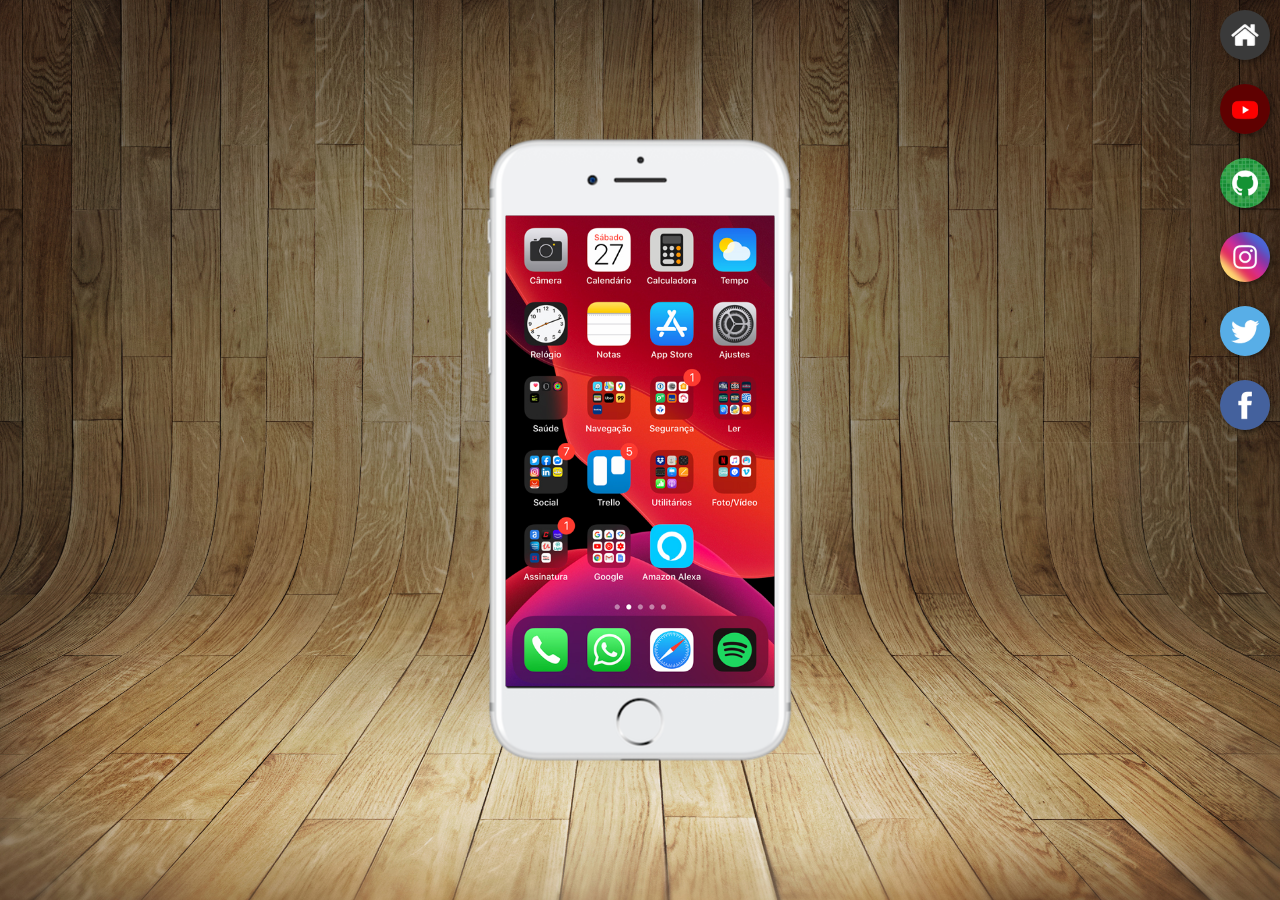
<file: index.html>
<!DOCTYPE html>
<html lang="pt-br">
<head>
    <meta charset="UTF-8">
    <meta http-equiv="X-UA-Compatible" content="IE=edge">
    <meta name="viewport" content="width=device-width, initial-scale=1.0">
    <title>Projeto Redes Sociais</title>
    <link rel="shortcut icon" href="favicon.ico" type="image/x-icon">
    <link rel="stylesheet" href="estilos/style.css">
</head>
<body>
    <main>
        <section id="telefone">
            <iframe src="home.html" name="tela" id="tela" frameborder="0">
                Seu navegador não é compativel com isso.
            </iframe>
        </section>

        <section id="redes-sociais">
            <a href="home.html" target="tela"><img src="imagens/logo-home.jpg" alt=""></a> <br>
            <a href="youtube.html" target="tela"><img src="imagens/logo-youtube.jpg" alt=""></a> <br>
            <a href="github.html" target="tela"><img src="imagens/logo-github.jpg" alt=""></a> <br>
            <a href="instagram.html" target="tela"><img src="imagens/logo-instagram.jpg" alt=""></a> <br>
            <a href="twitter.html" target="tela"><img src="imagens/logo-twitter.jpg" alt=""></a> <br>
            <a href="facebook.html" target="tela"><img src="imagens/logo-facebook.jpg" alt=""></a>
        </section>
    </main>
</body>
</html>
</file>
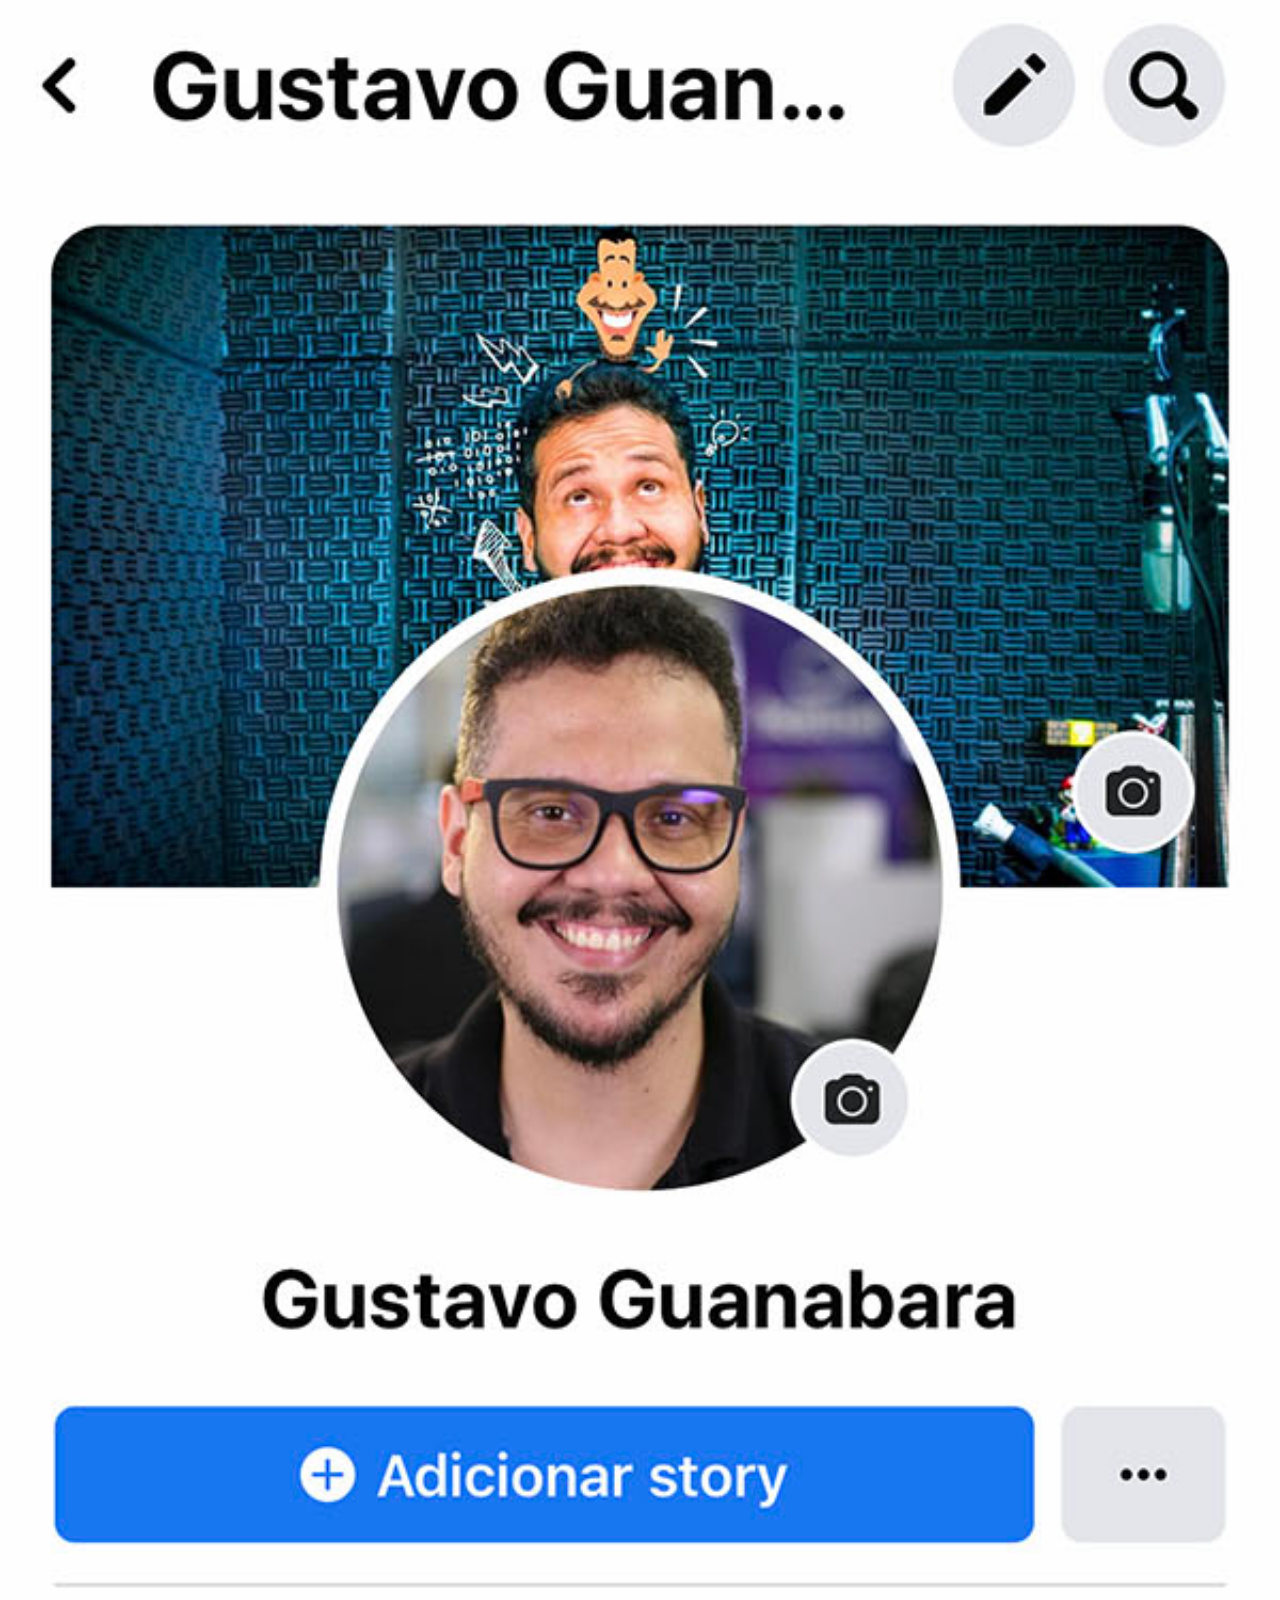
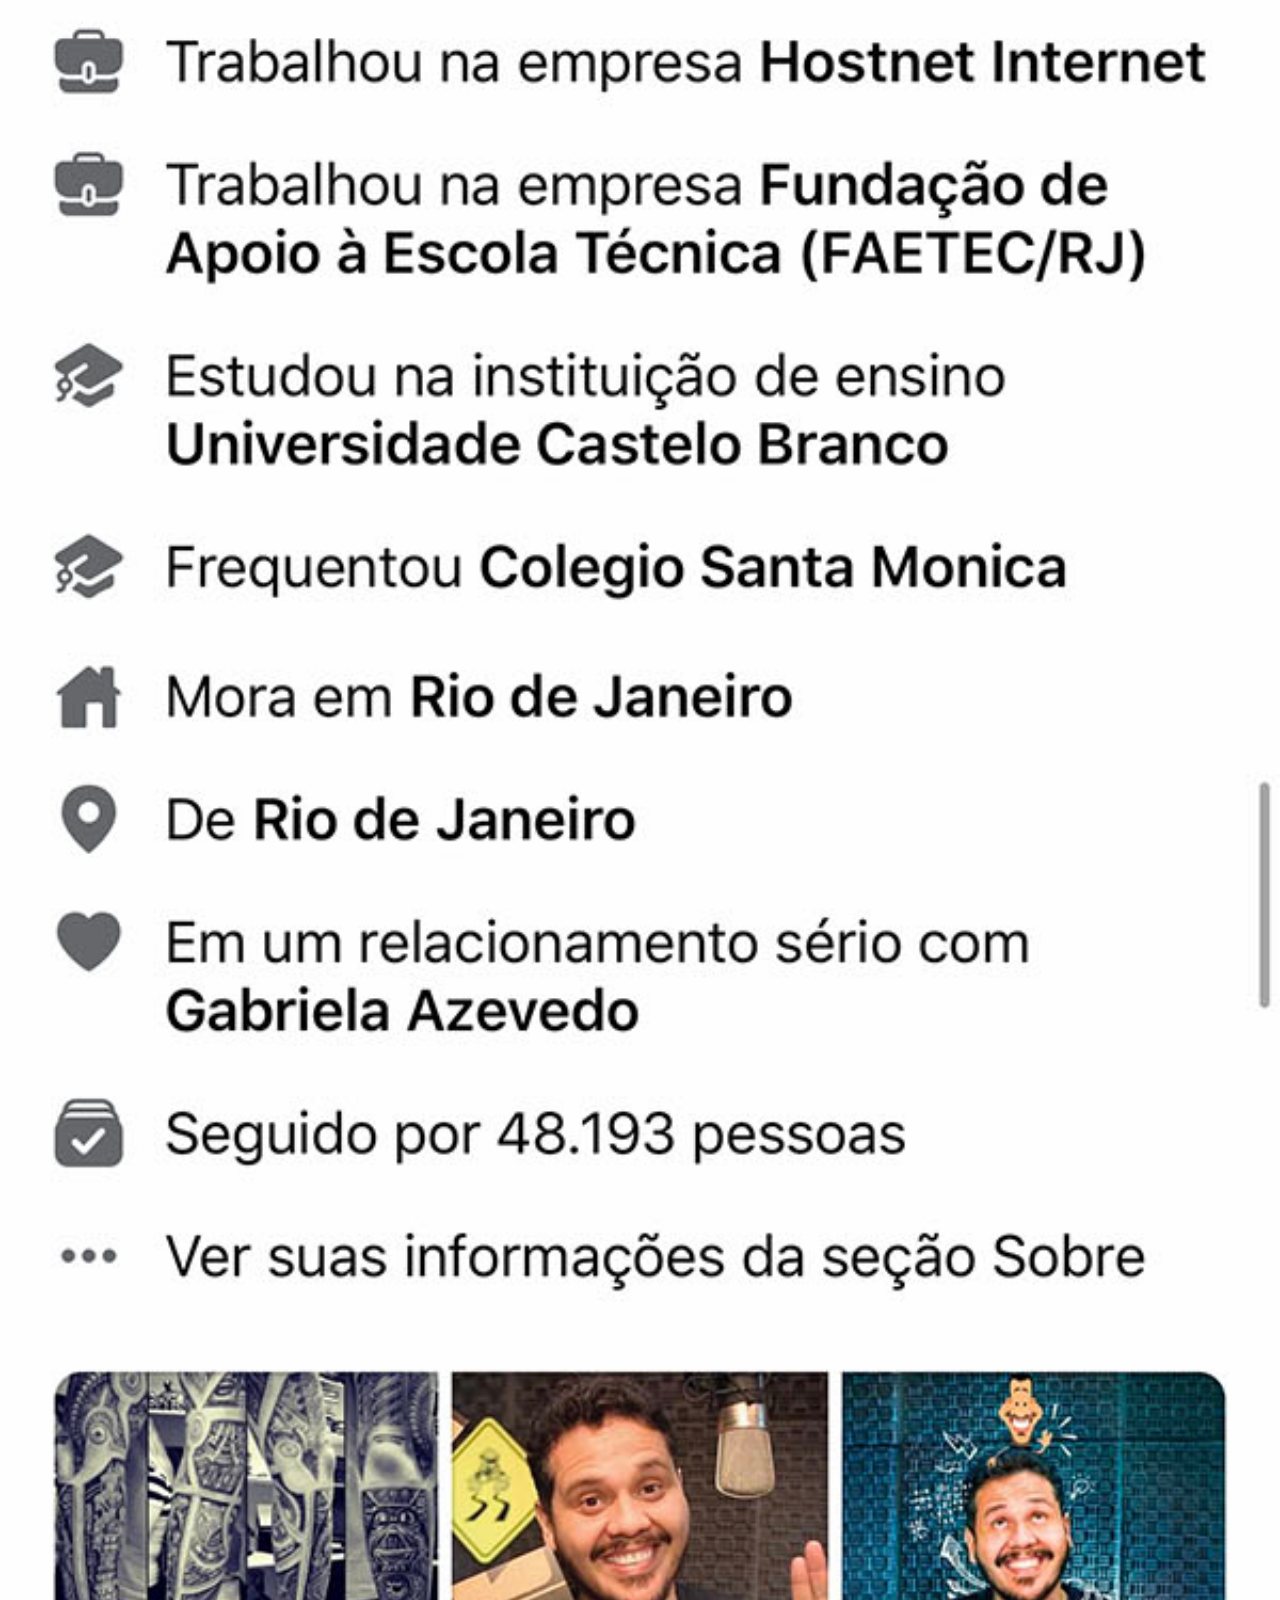
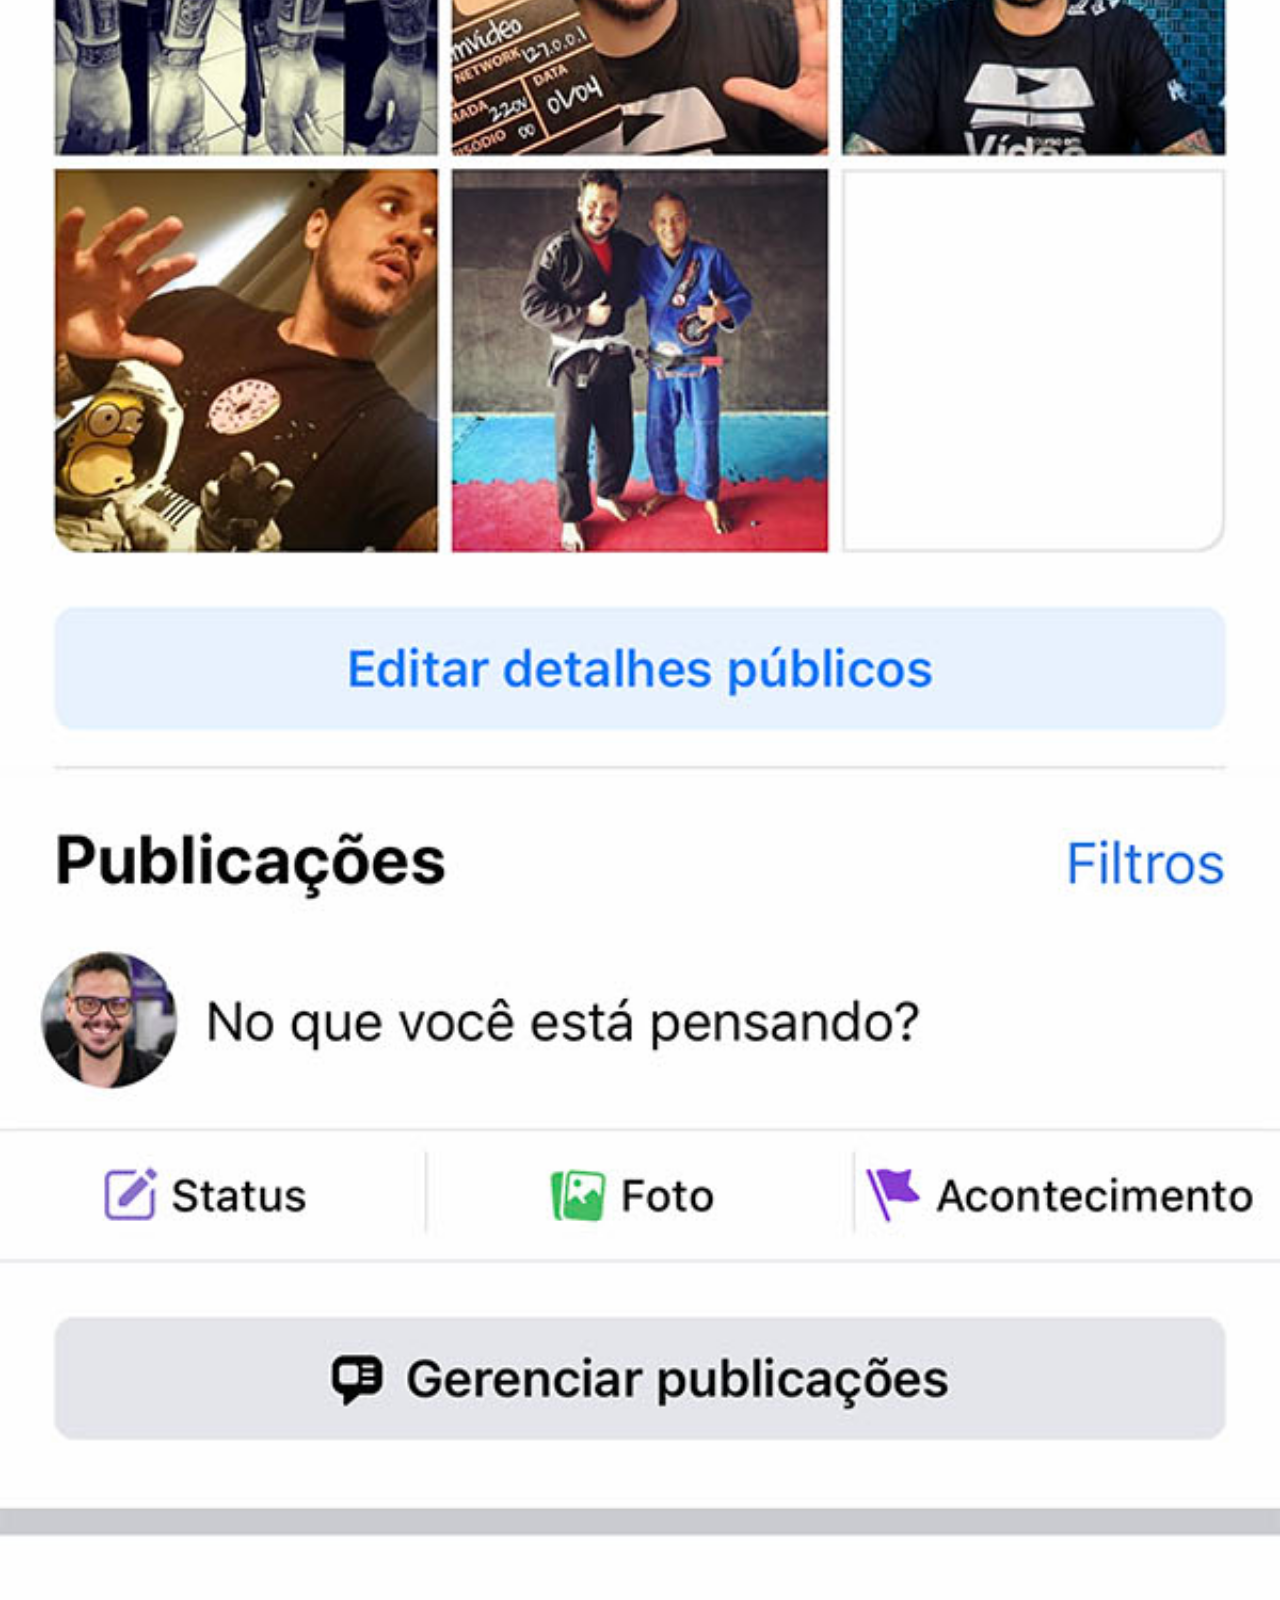
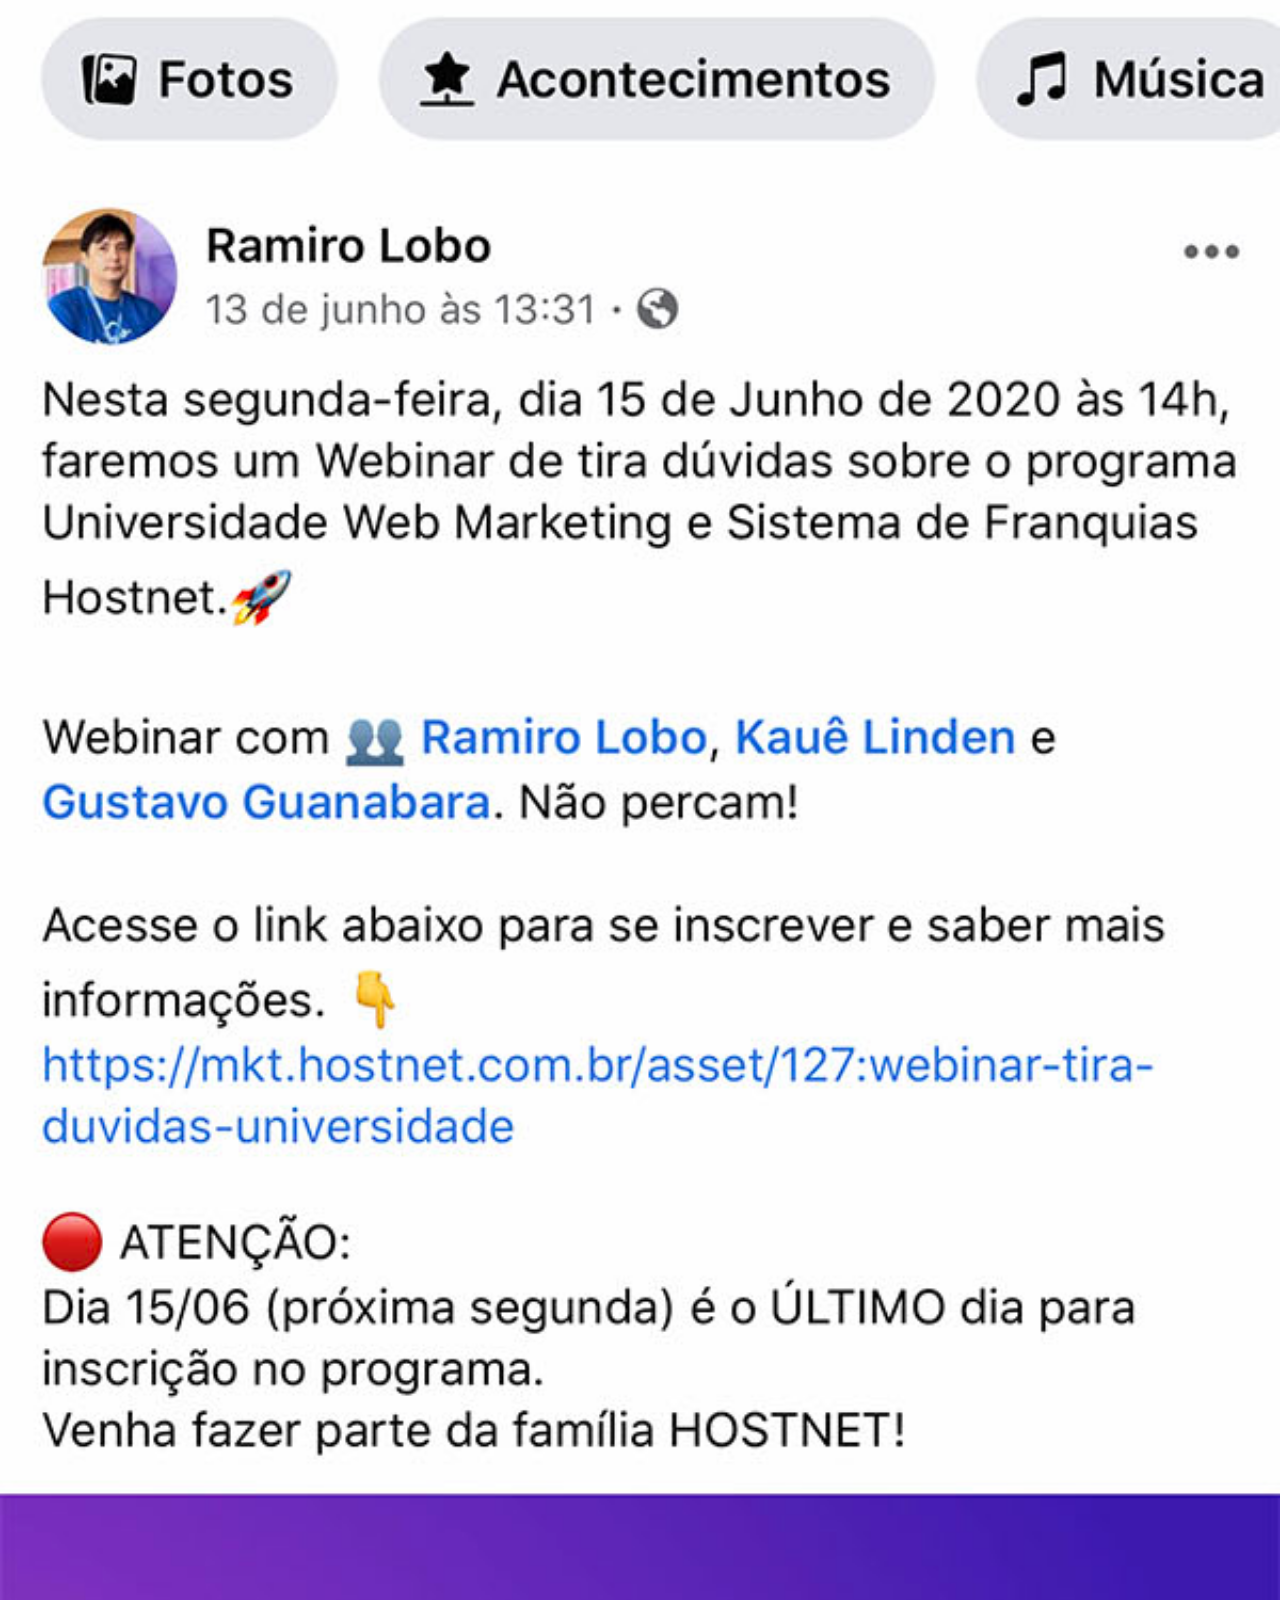
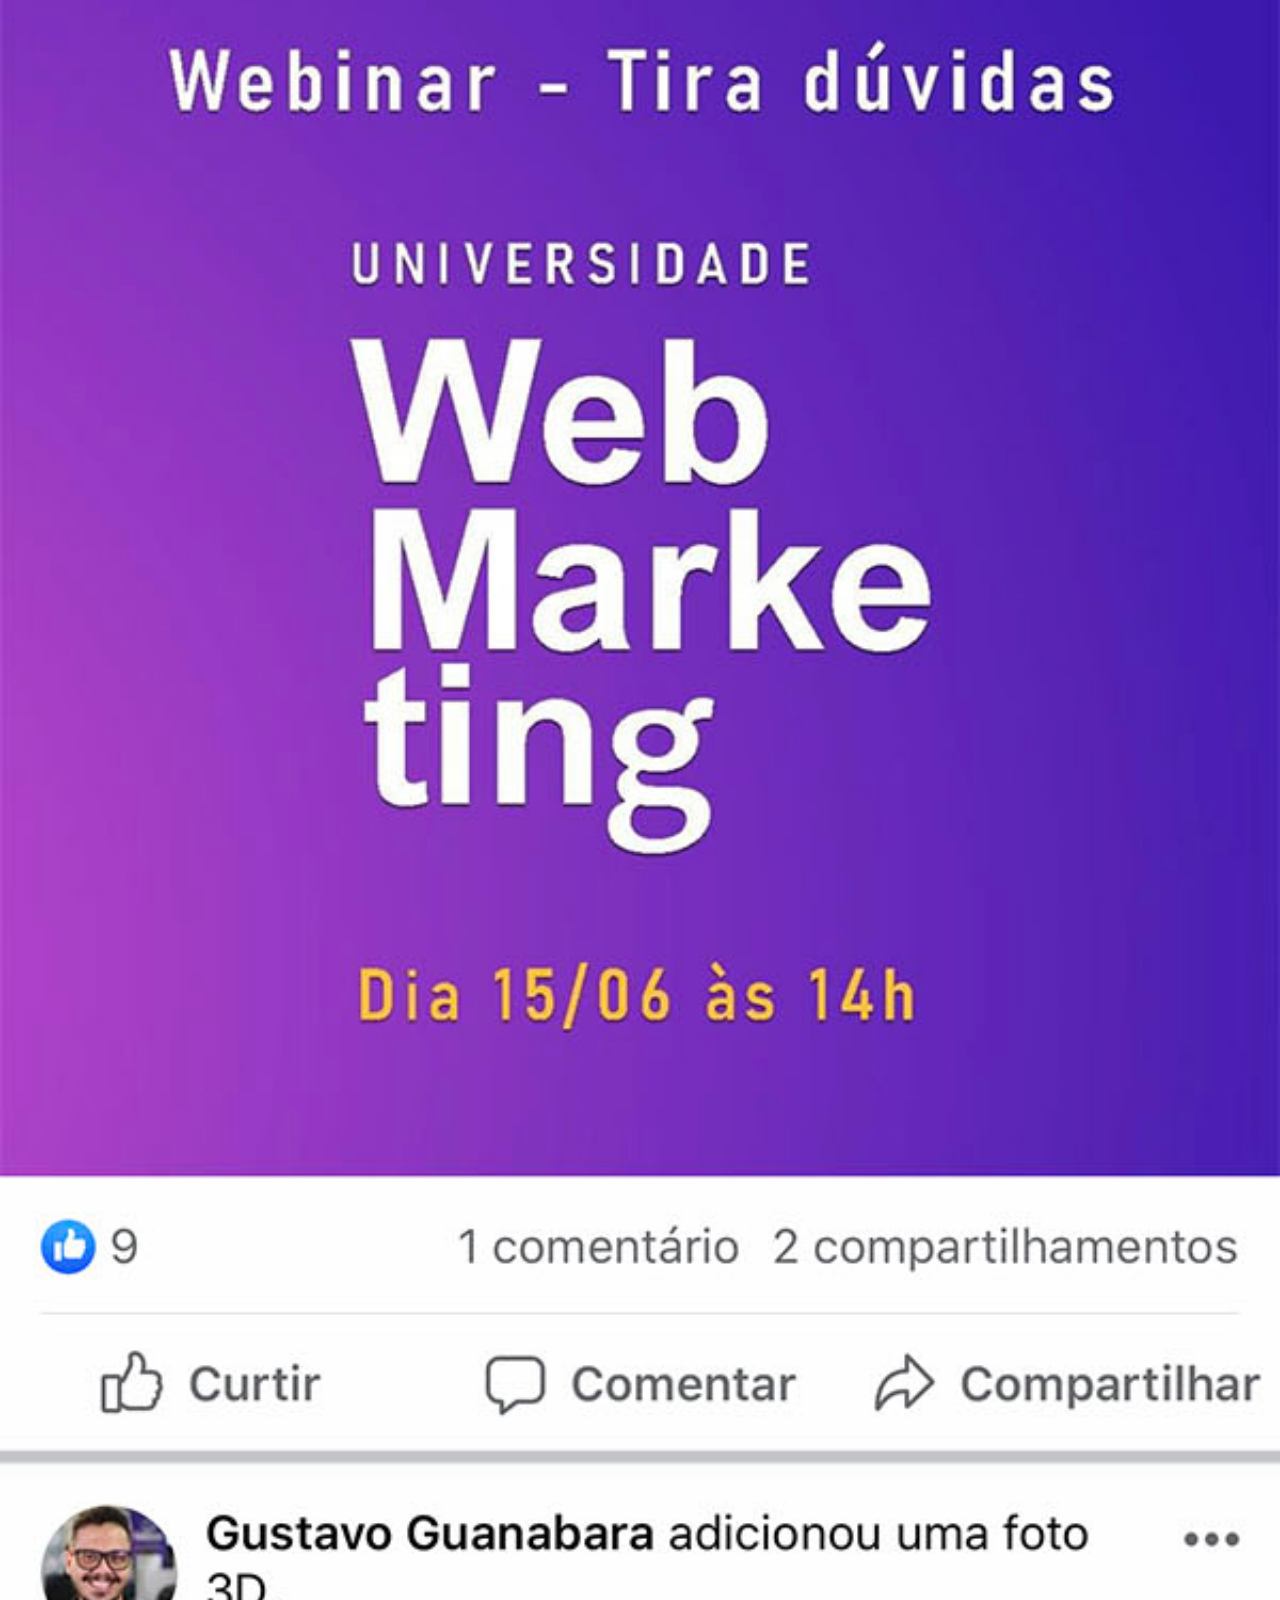
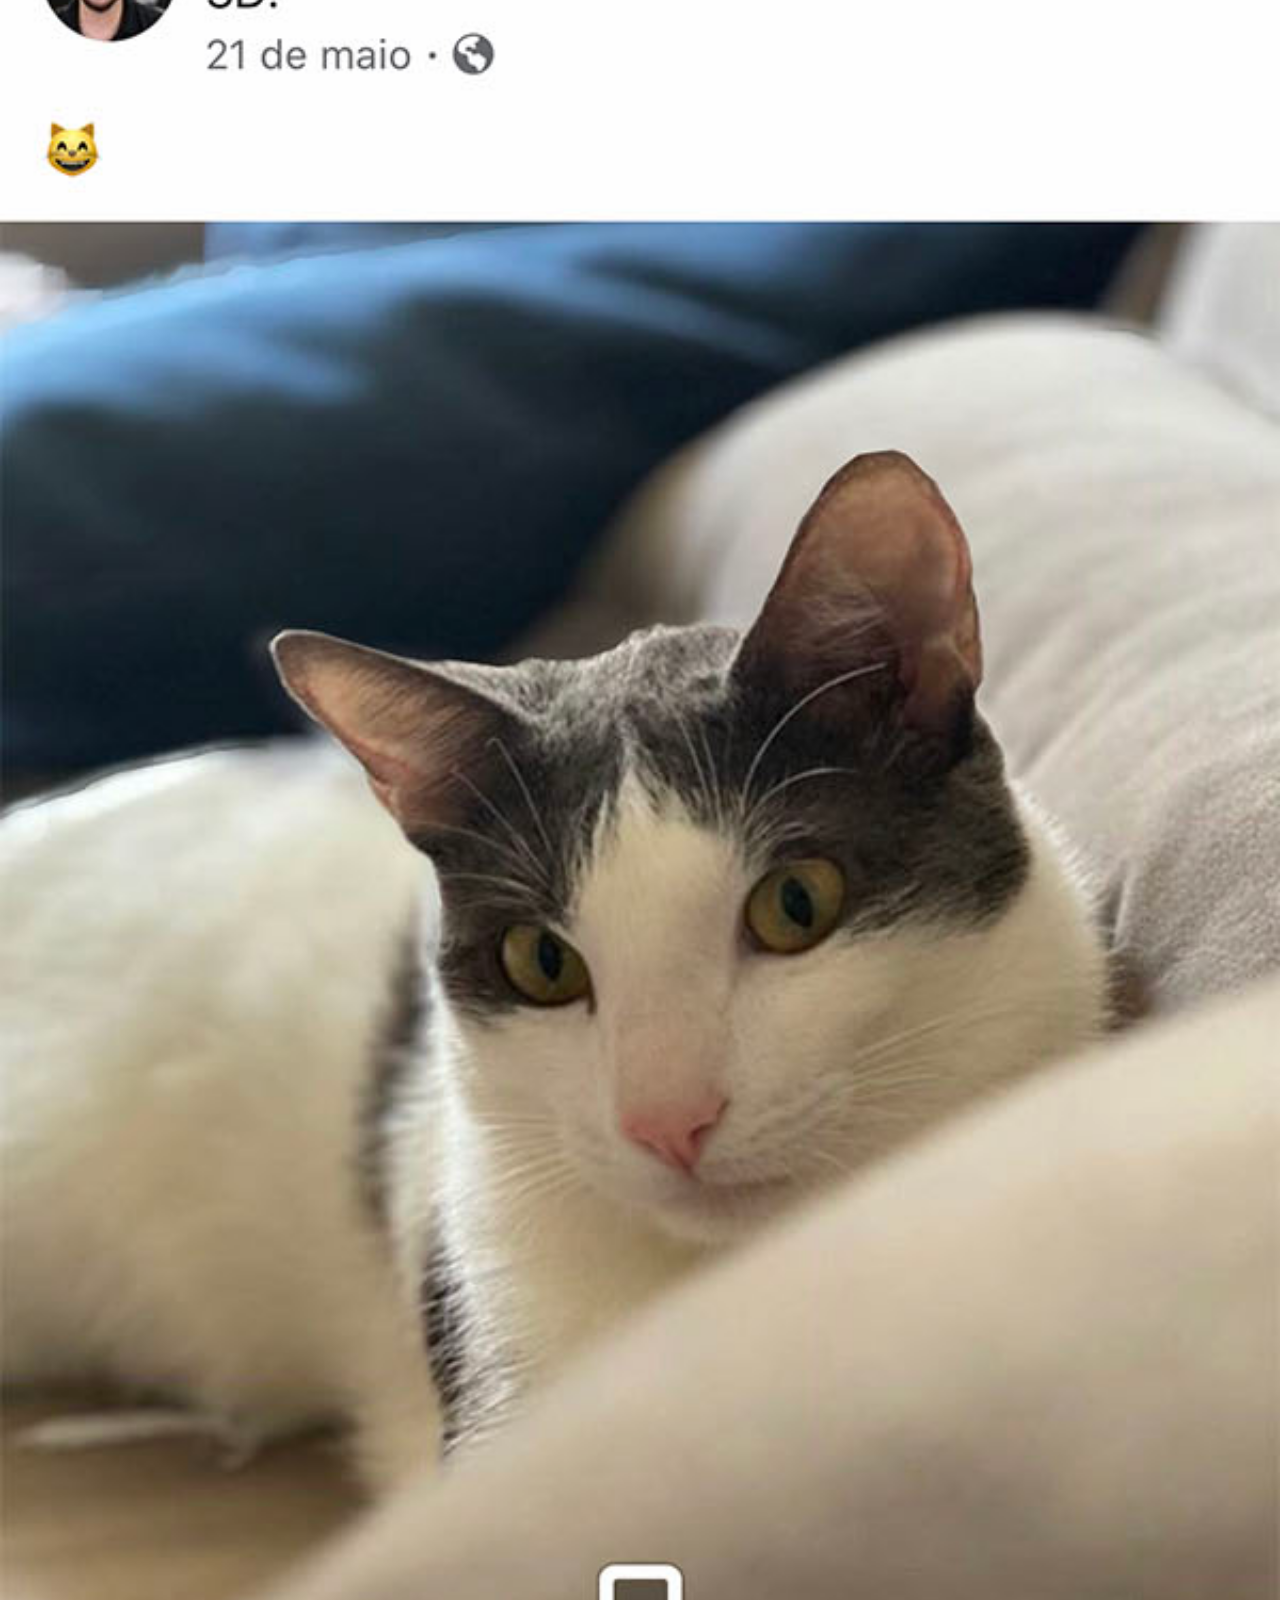
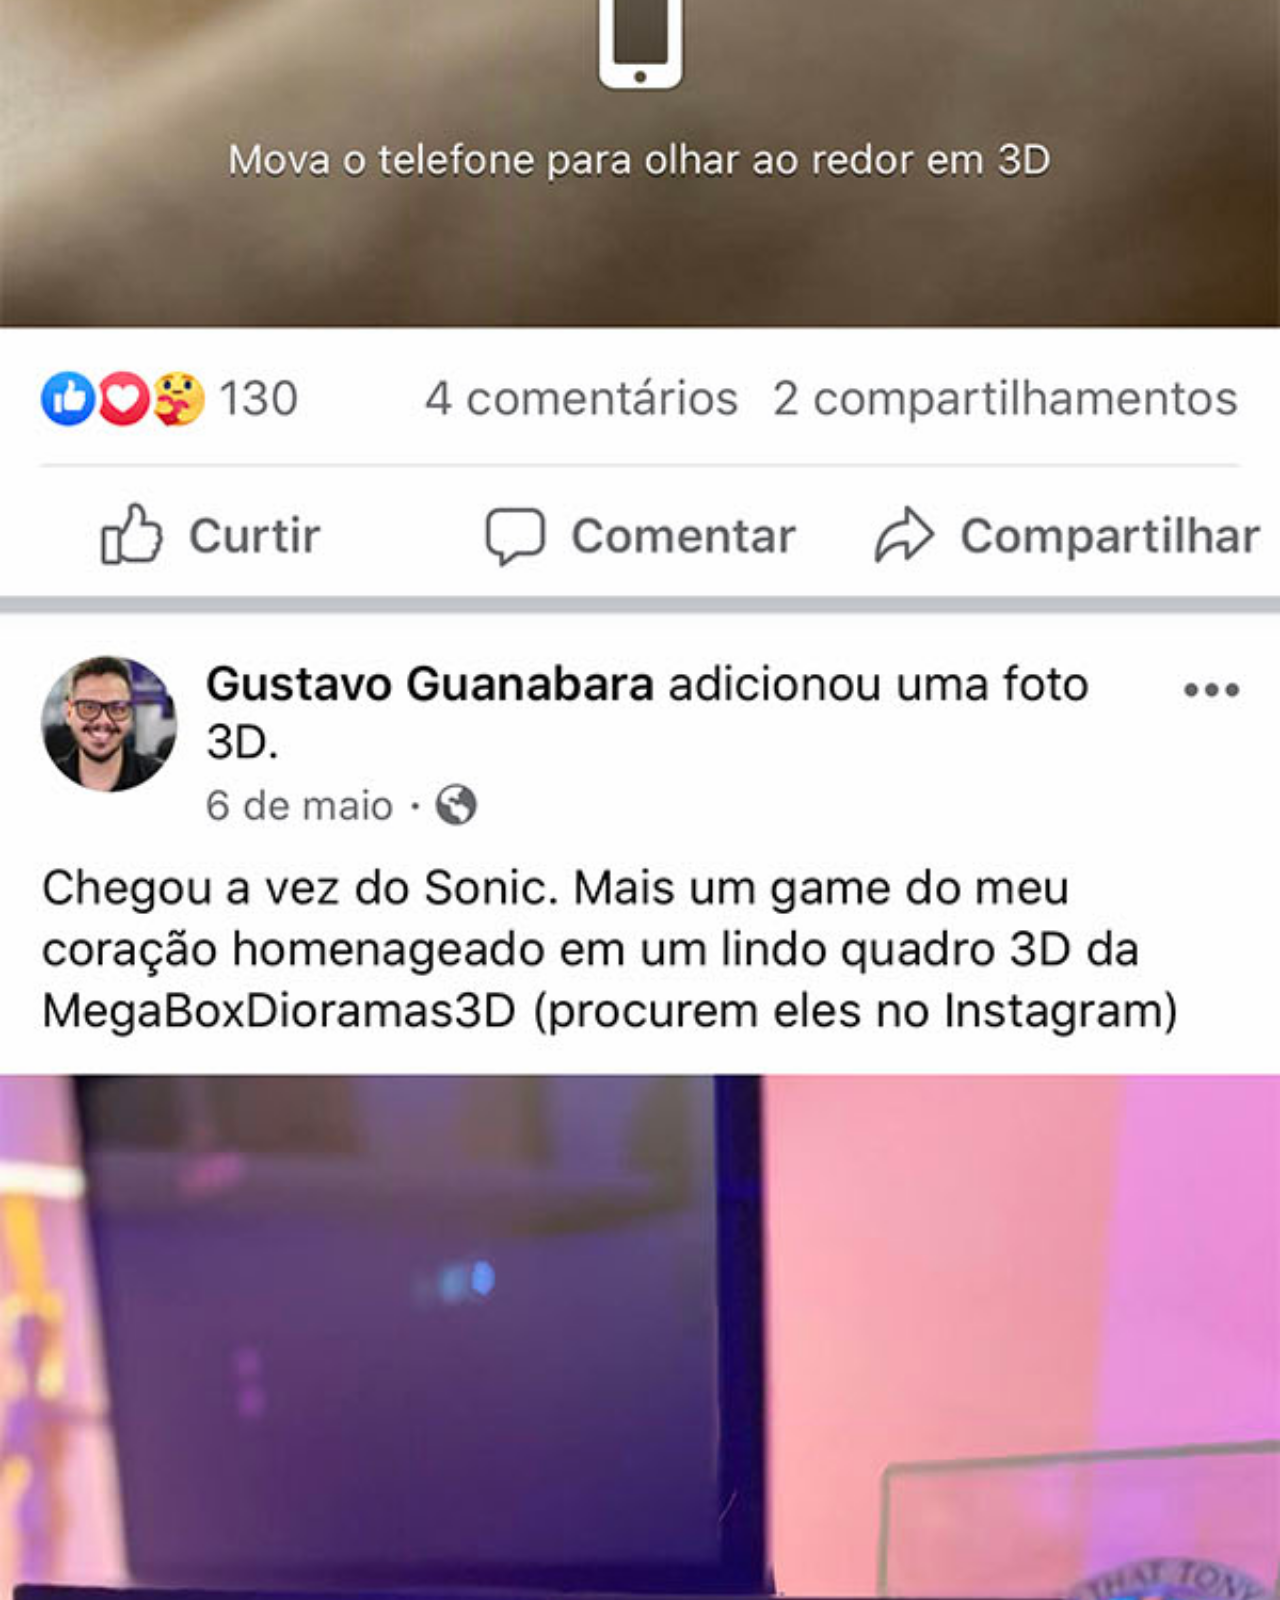
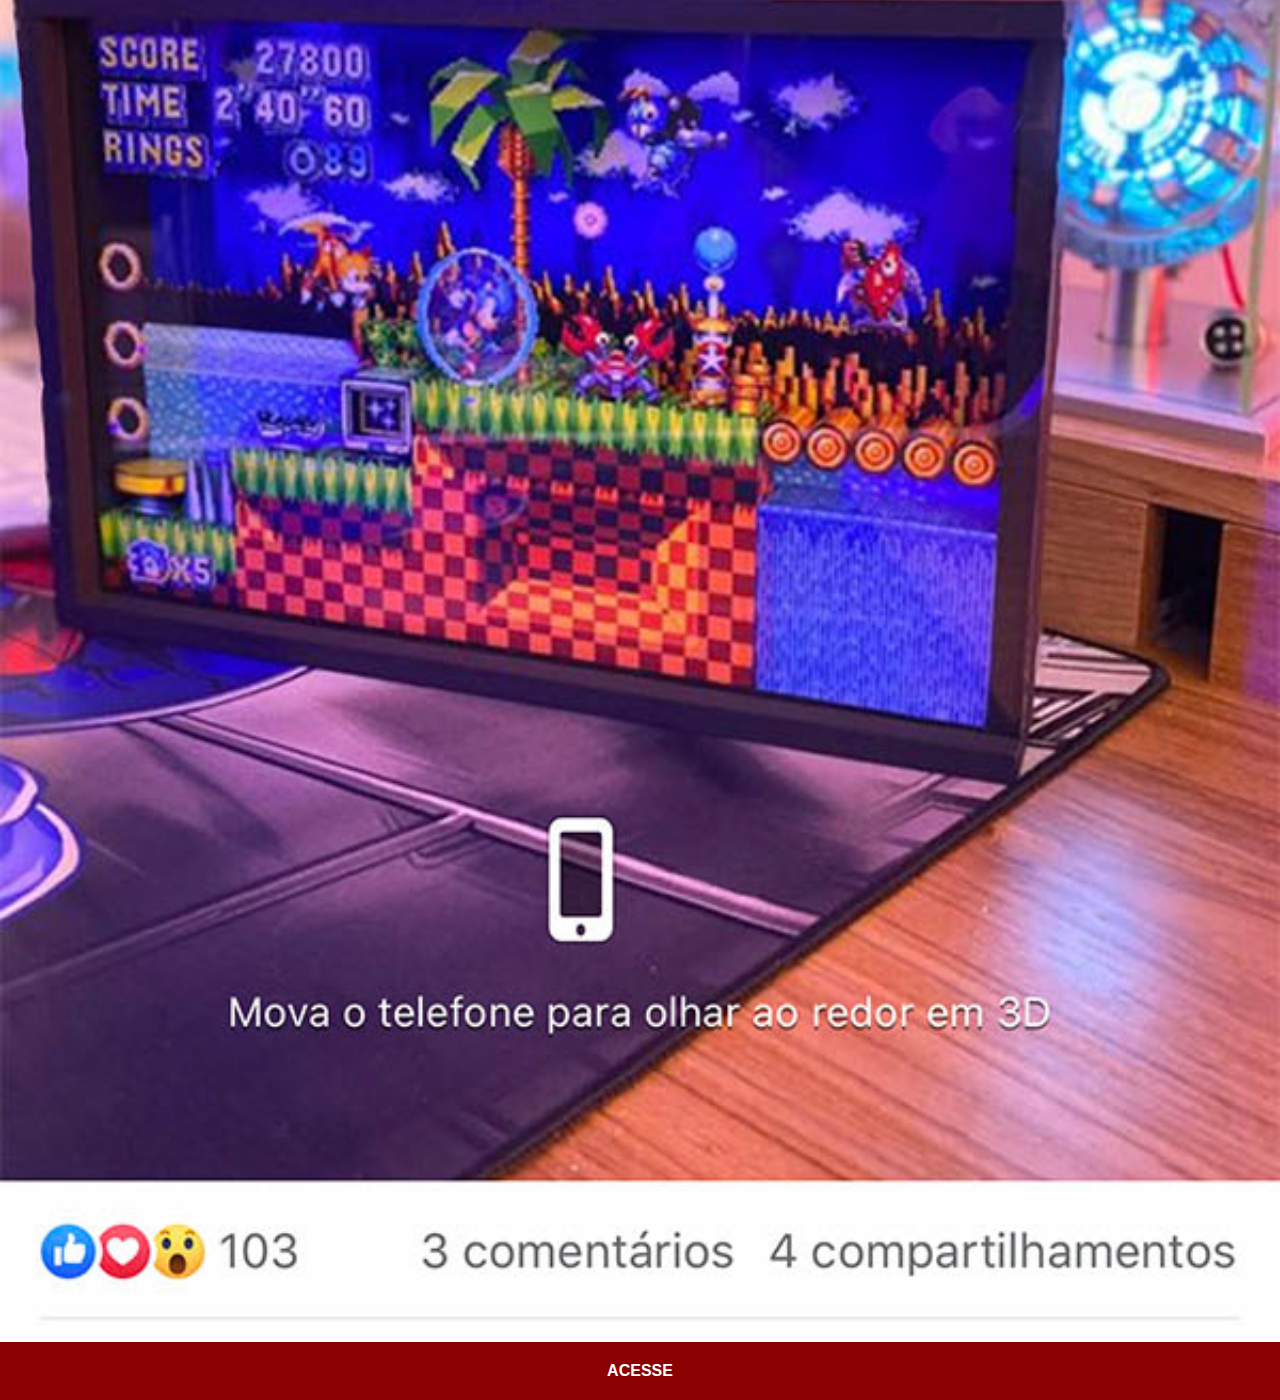
<file: facebook.html>
<!DOCTYPE html>
<html lang="pt-br">
<head>
    <meta charset="UTF-8">
    <meta http-equiv="X-UA-Compatible" content="IE=edge">
    <meta name="viewport" content="width=device-width, initial-scale=1.0">
    <title>Facebook</title>
    <link rel="stylesheet" href="estilos/social.css">
</head>
<body>
    <img src="imagens/tela-facebook.jpg" alt="facebook">
    <a href="https://www.facebook.com/gustavoguanabara/?locale=pt_PT" target="_blank">ACESSE</a>
</body>
</html>
</file>
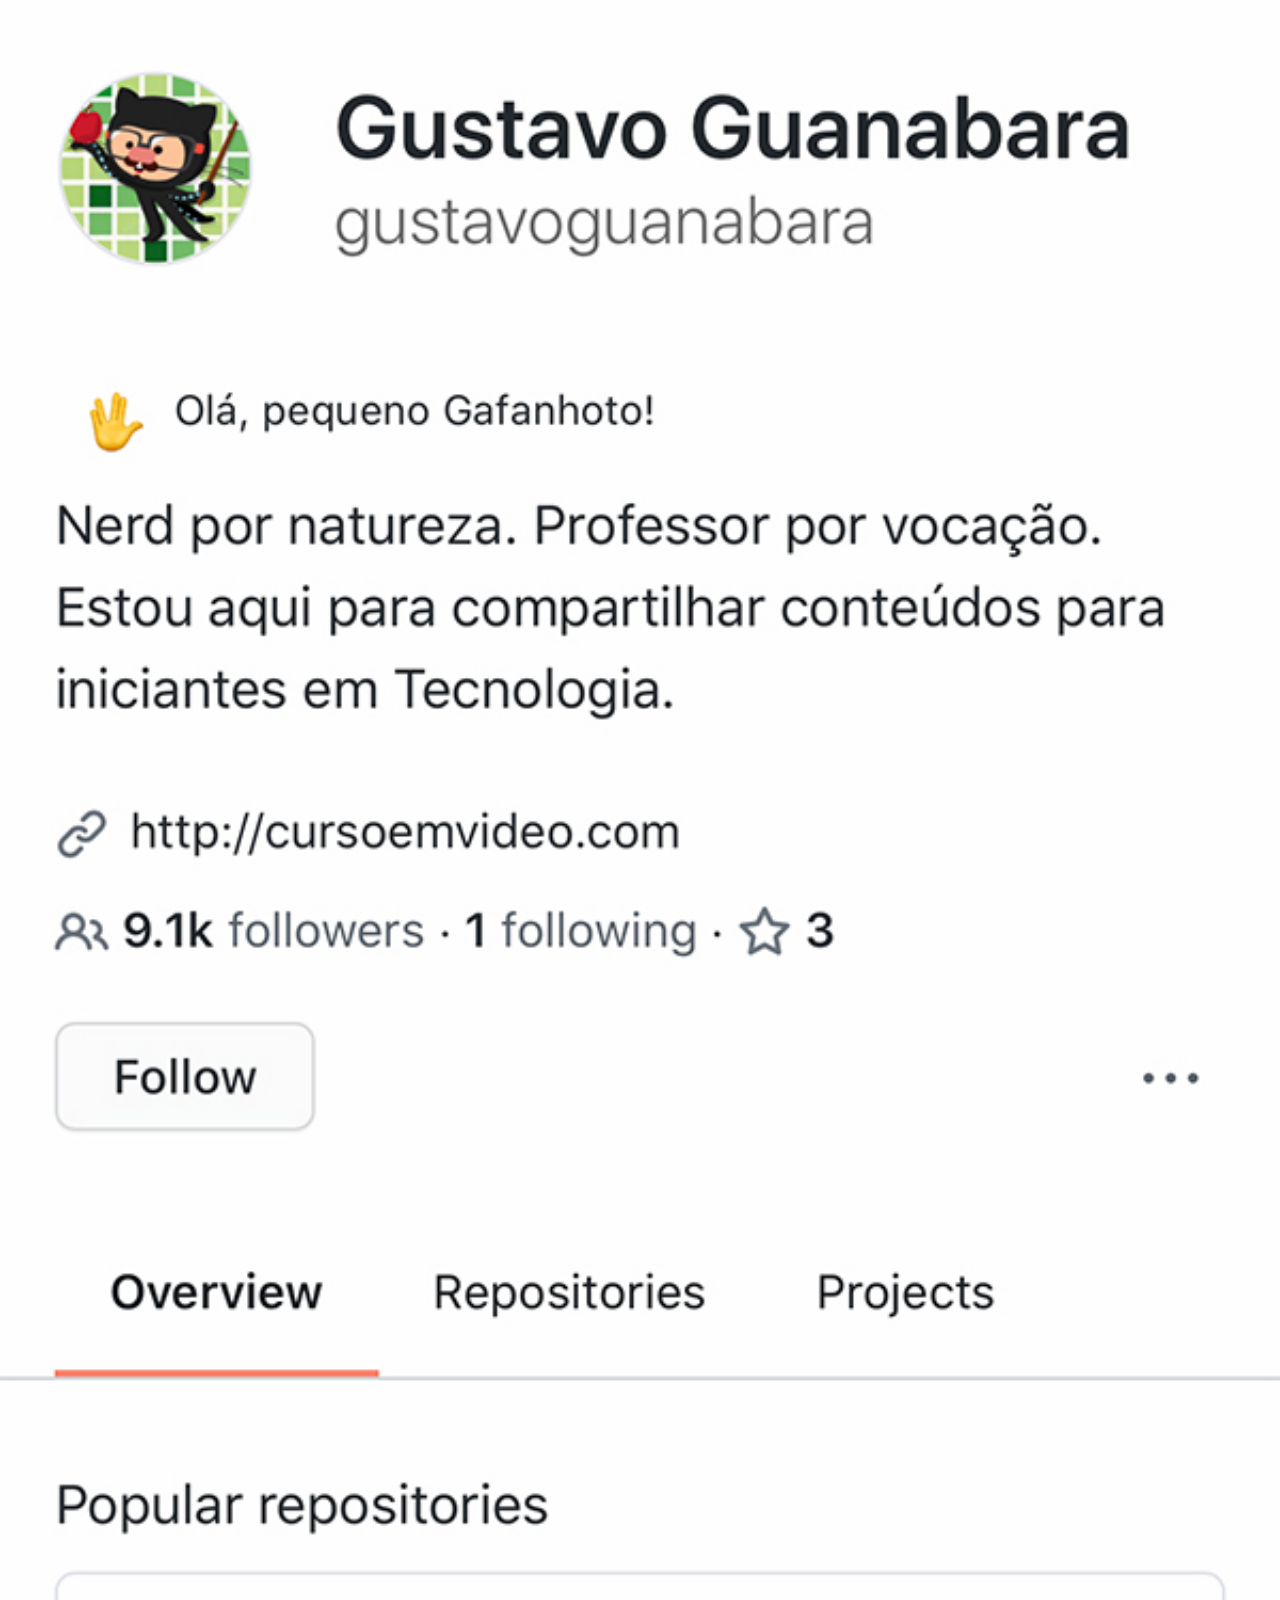
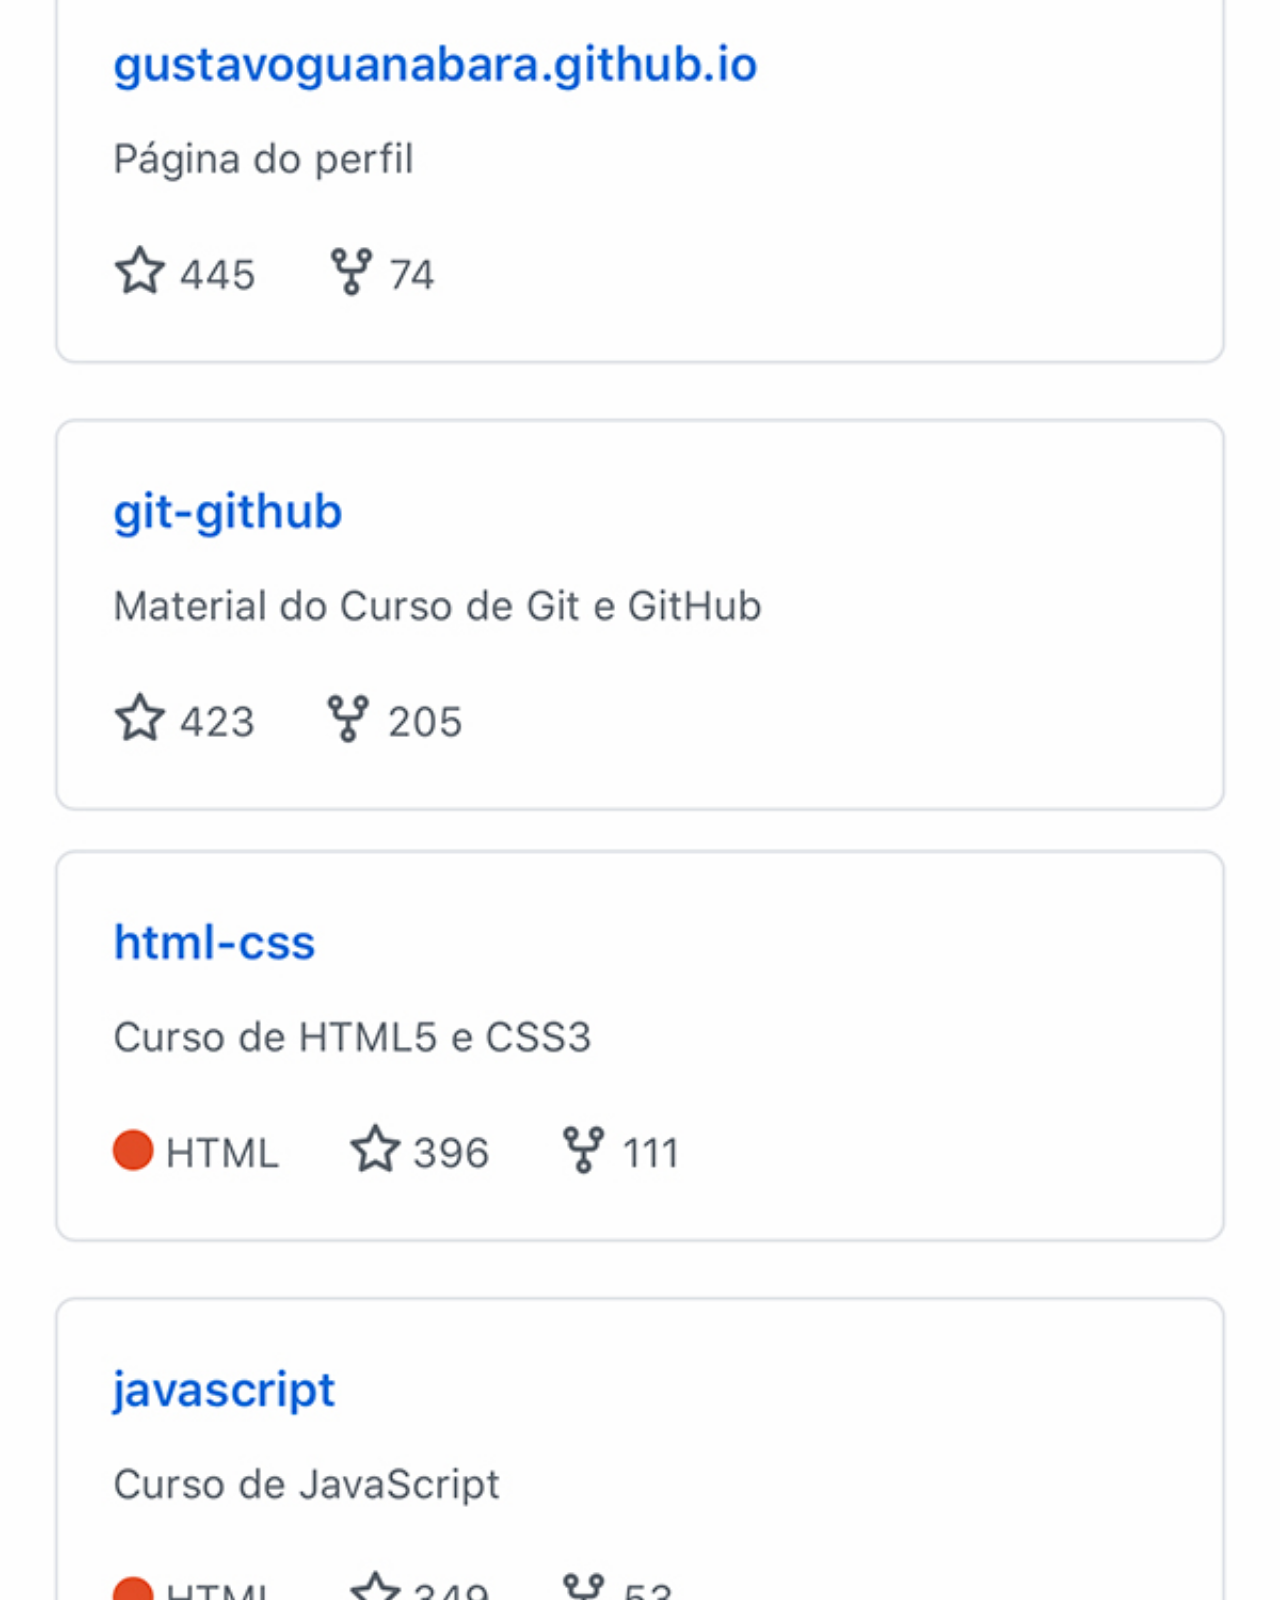
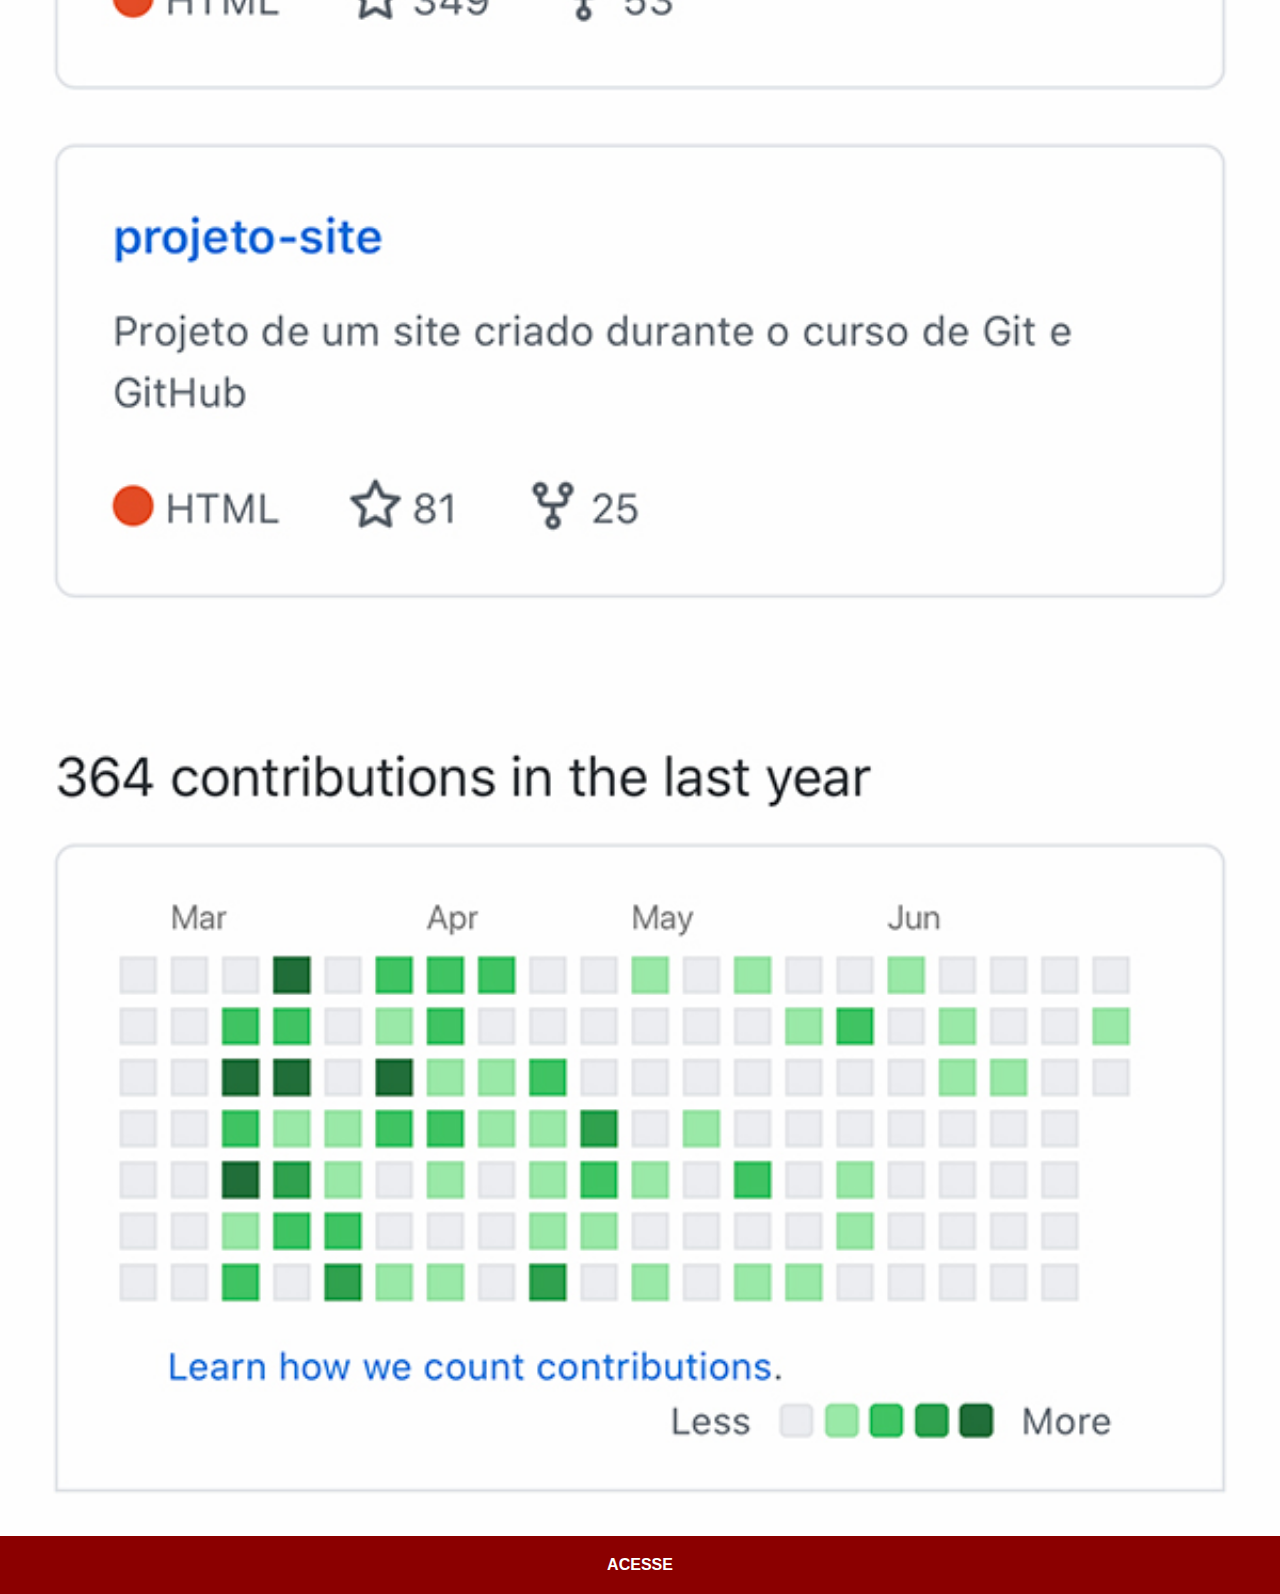
<file: github.html>
<!DOCTYPE html>
<html lang="pt_br">
<head>
    <meta charset="UTF-8">
    <meta http-equiv="X-UA-Compatible" content="IE=edge">
    <meta name="viewport" content="width=device-width, initial-scale=1.0">
    <title>Github</title>
    <link rel="stylesheet" href="estilos/social.css">
</head>
<body>
    <img src="imagens/tela-github.jpg" alt="Github">
    <a href="https://github.com/gustavoguanabara/" target="_blank">ACESSE</a>
</body>
</html>
</file>
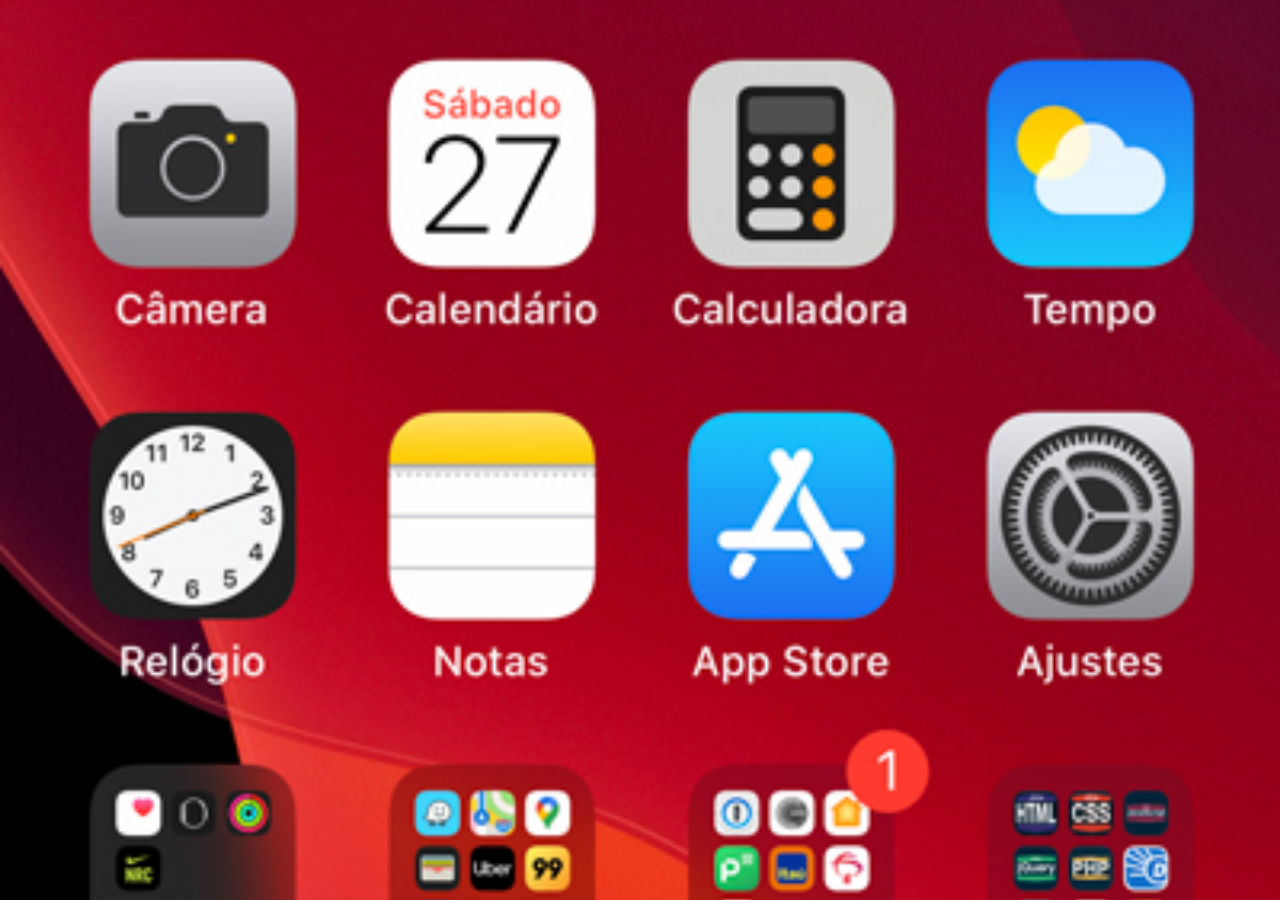
<file: home.html>
<!DOCTYPE html>
<html lang="pt-br">
<head>
    <meta charset="UTF-8">
    <meta http-equiv="X-UA-Compatible" content="IE=edge">
    <meta name="viewport" content="width=device-width, initial-scale=1.0">
    <title>Home</title>
</head>
<style>
    * {
        margin: 0px;
        padding: 0px;
    }

    body {
        width: 100vw;
        height: 100vh;
        background: black url('imagens/tela-home.jpg') no-repeat top center;
        background-size: cover;
    }
</style>
<body>
    
</body>
</html>
</file>
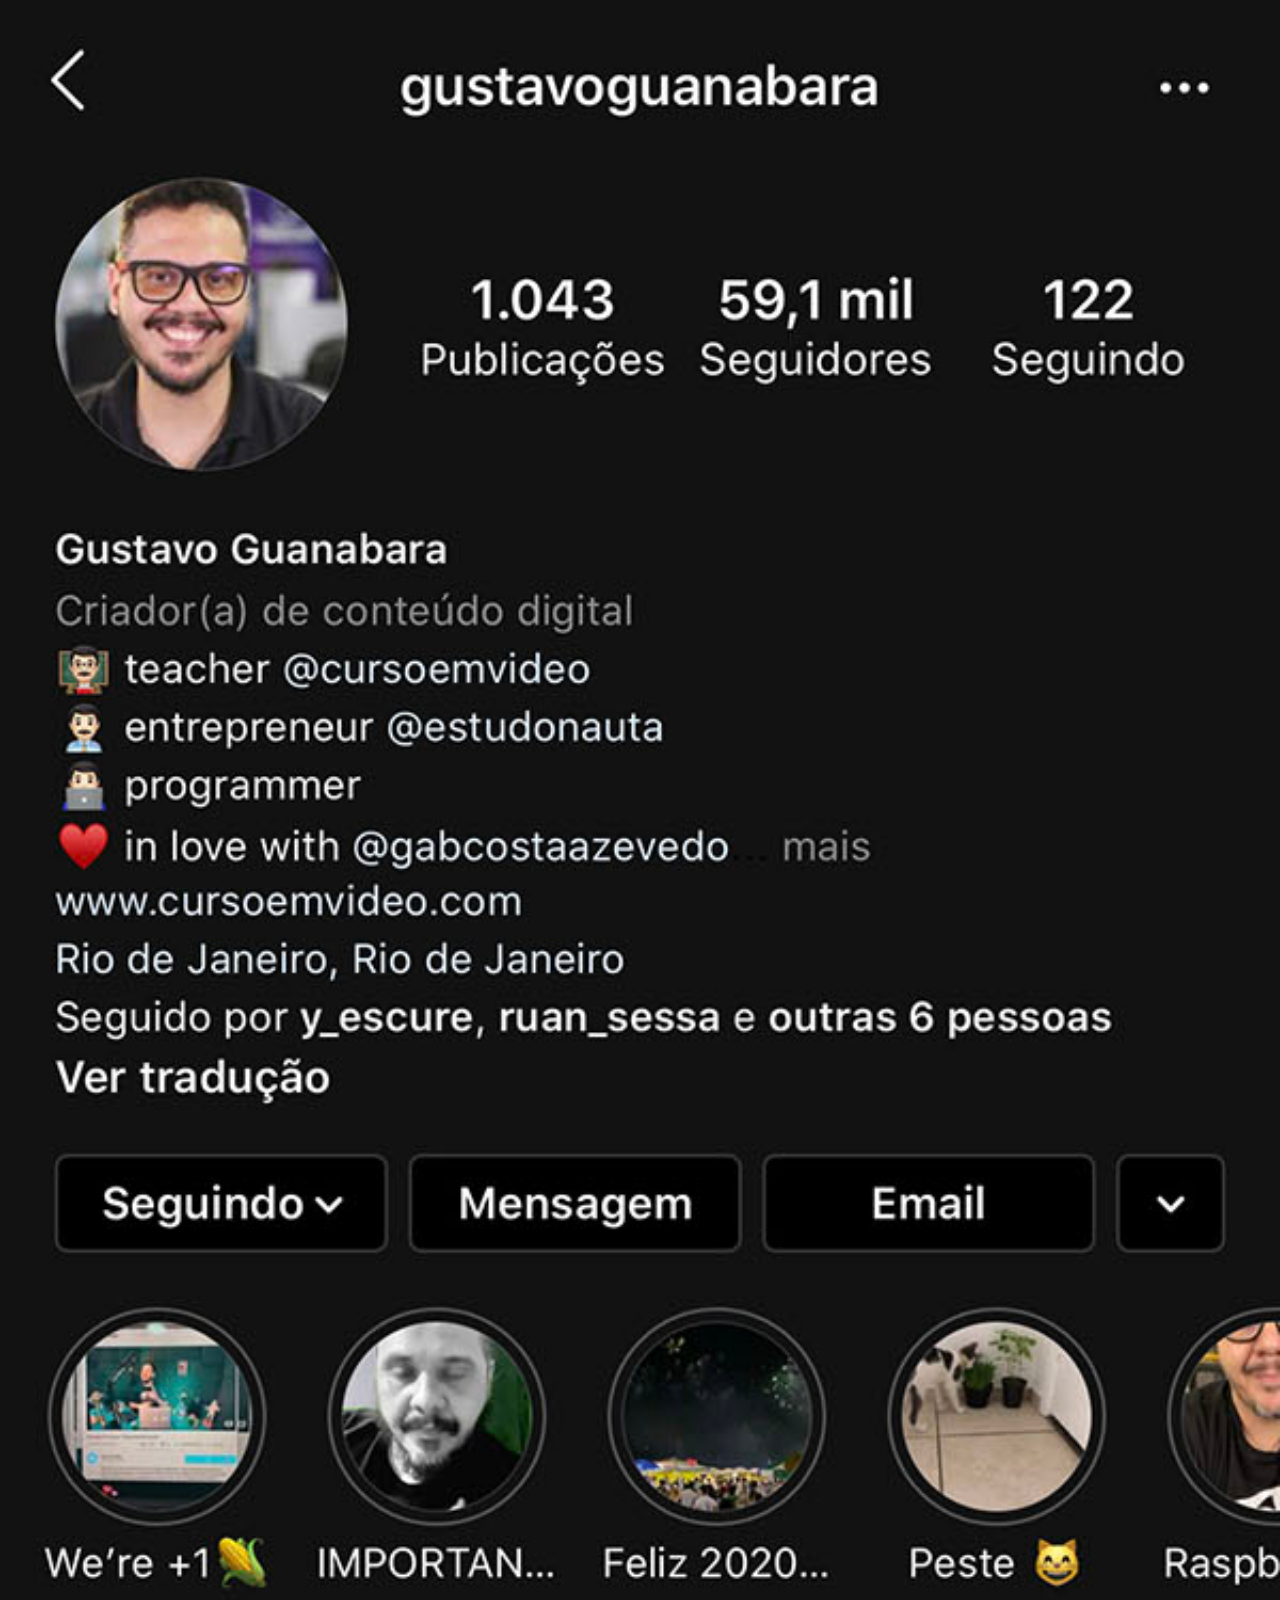
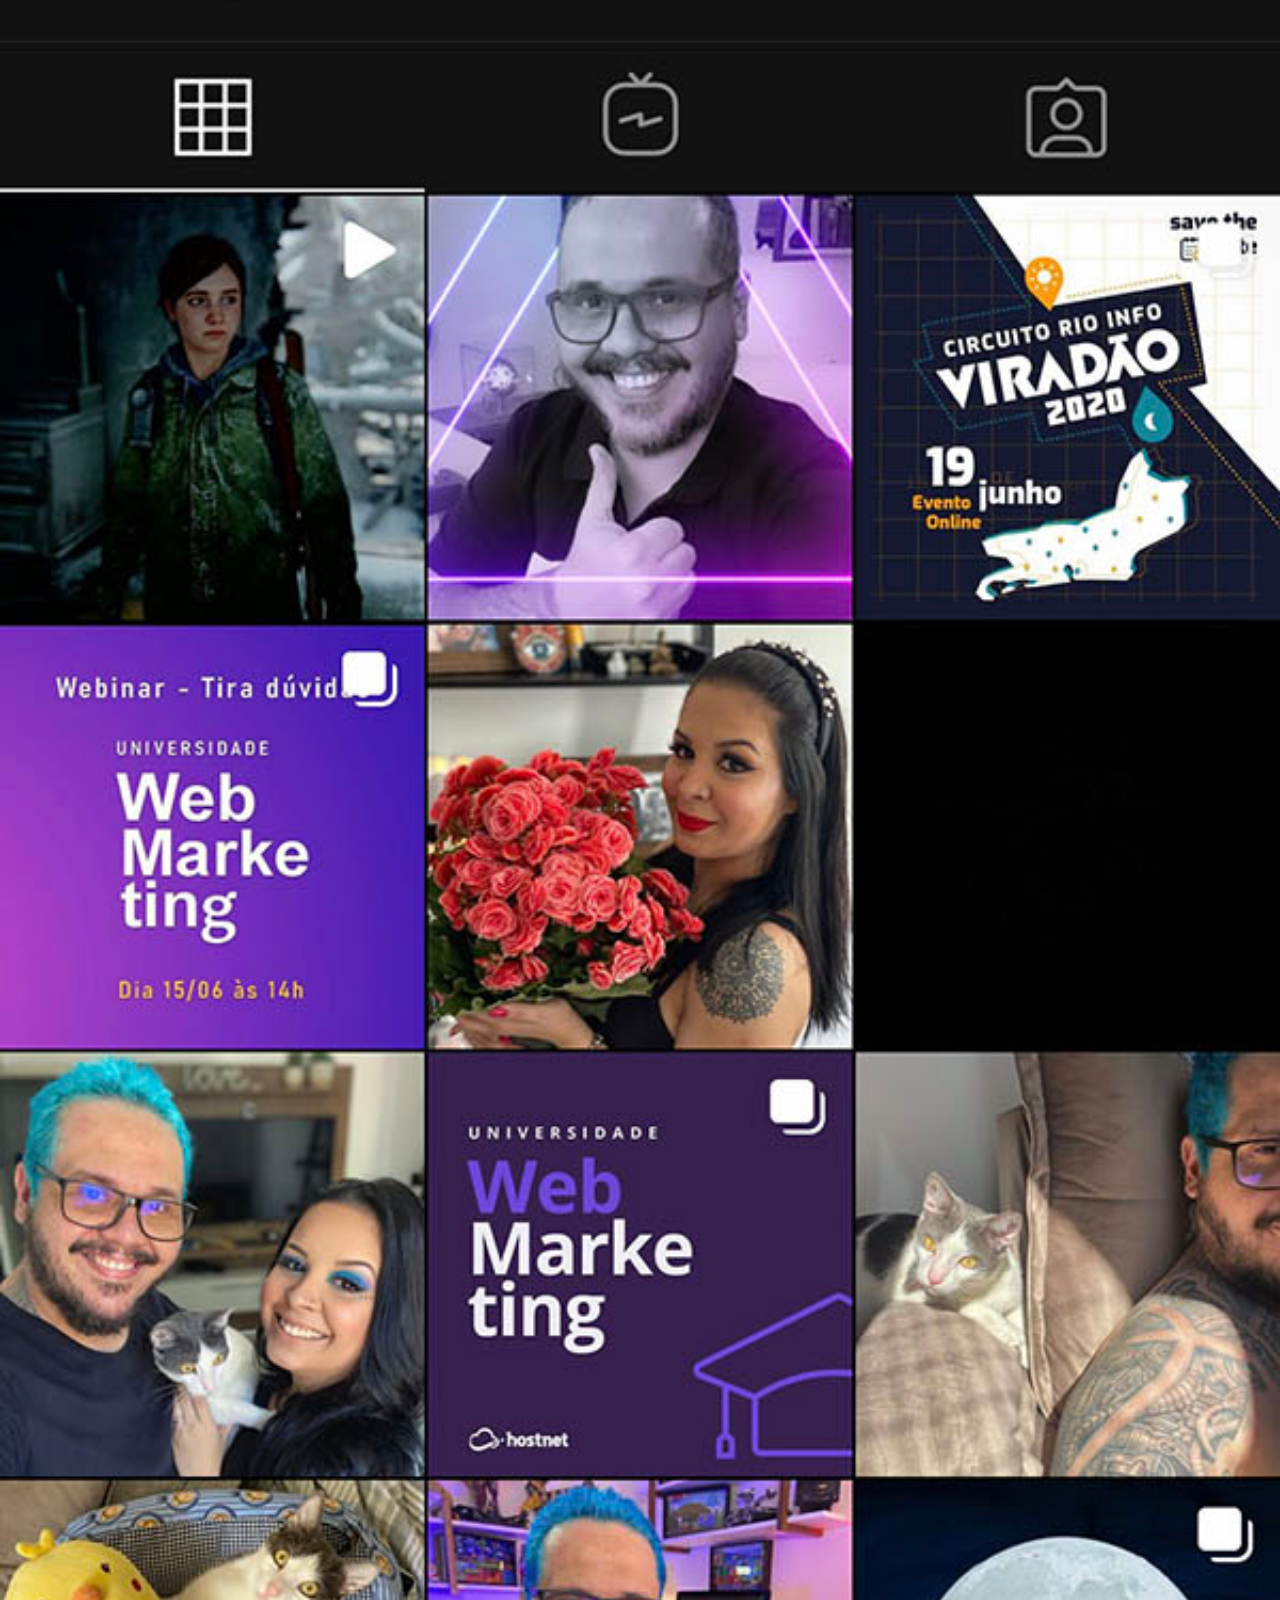
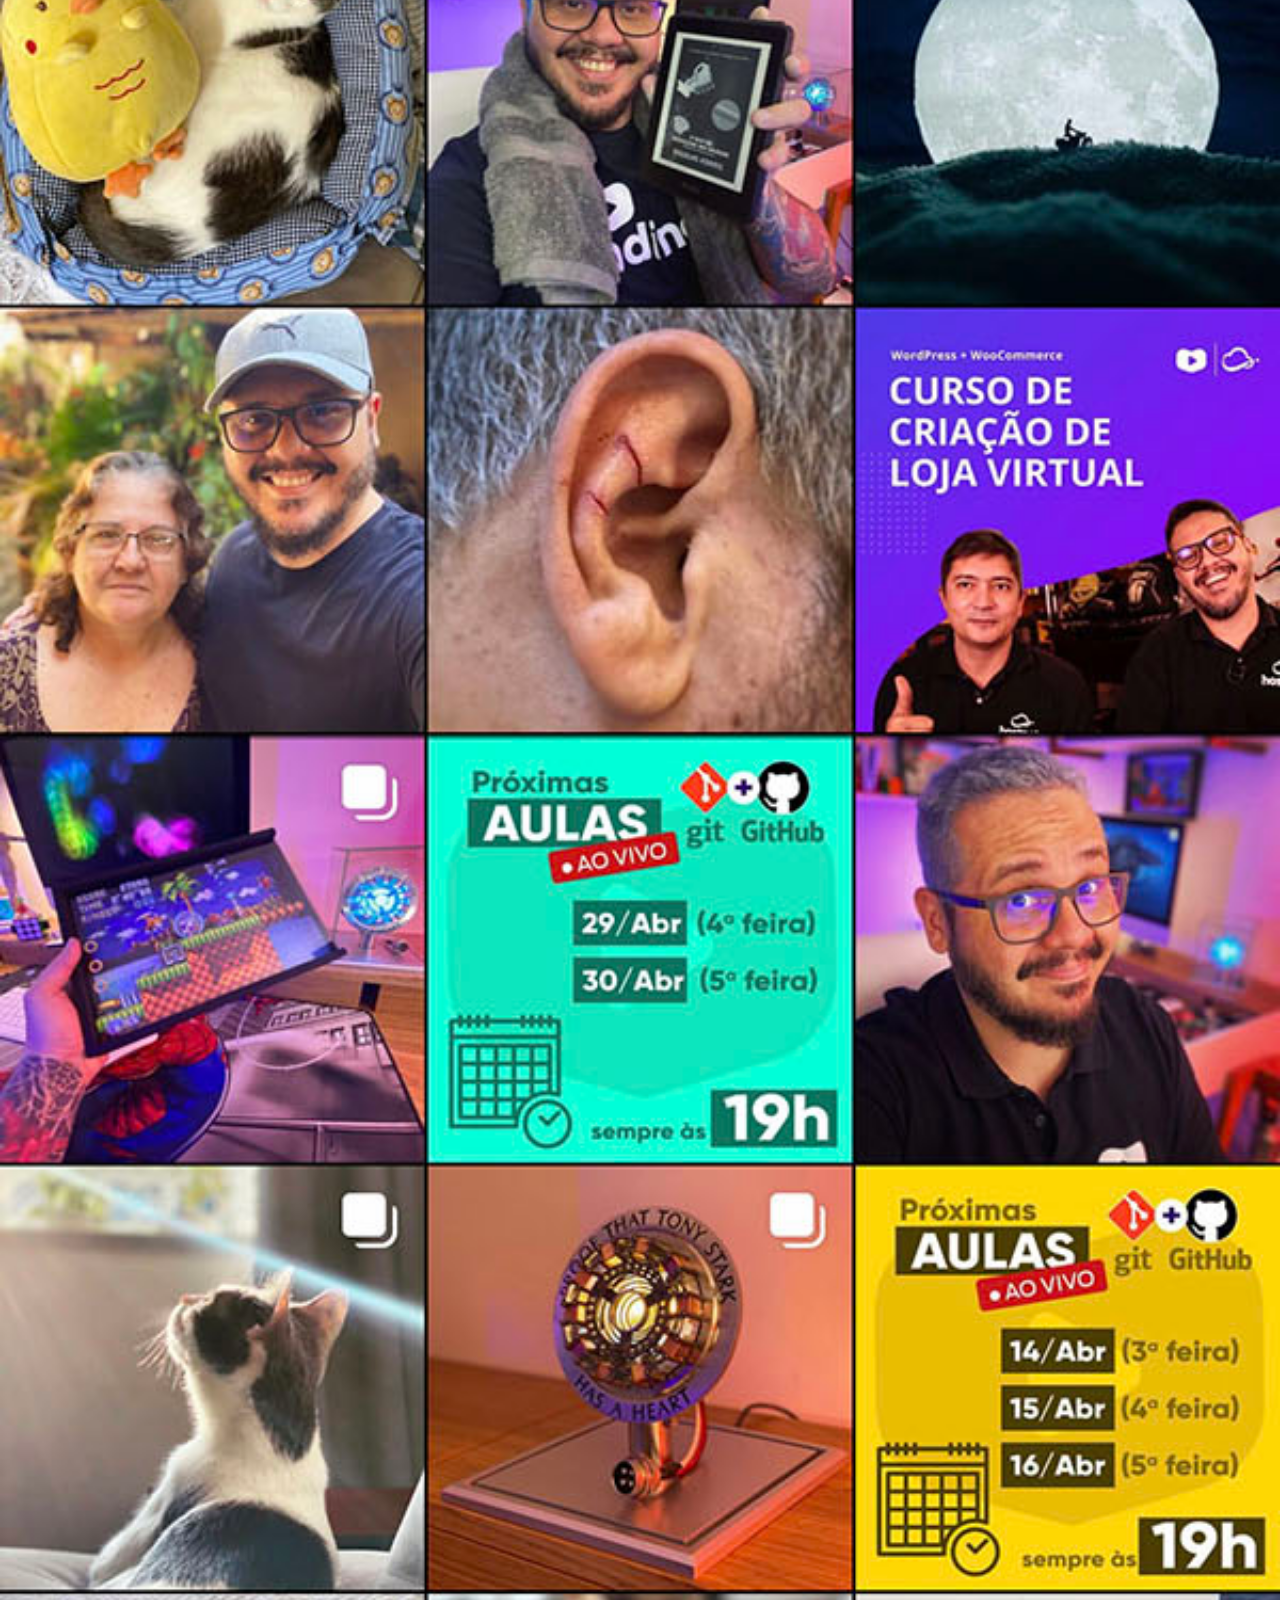
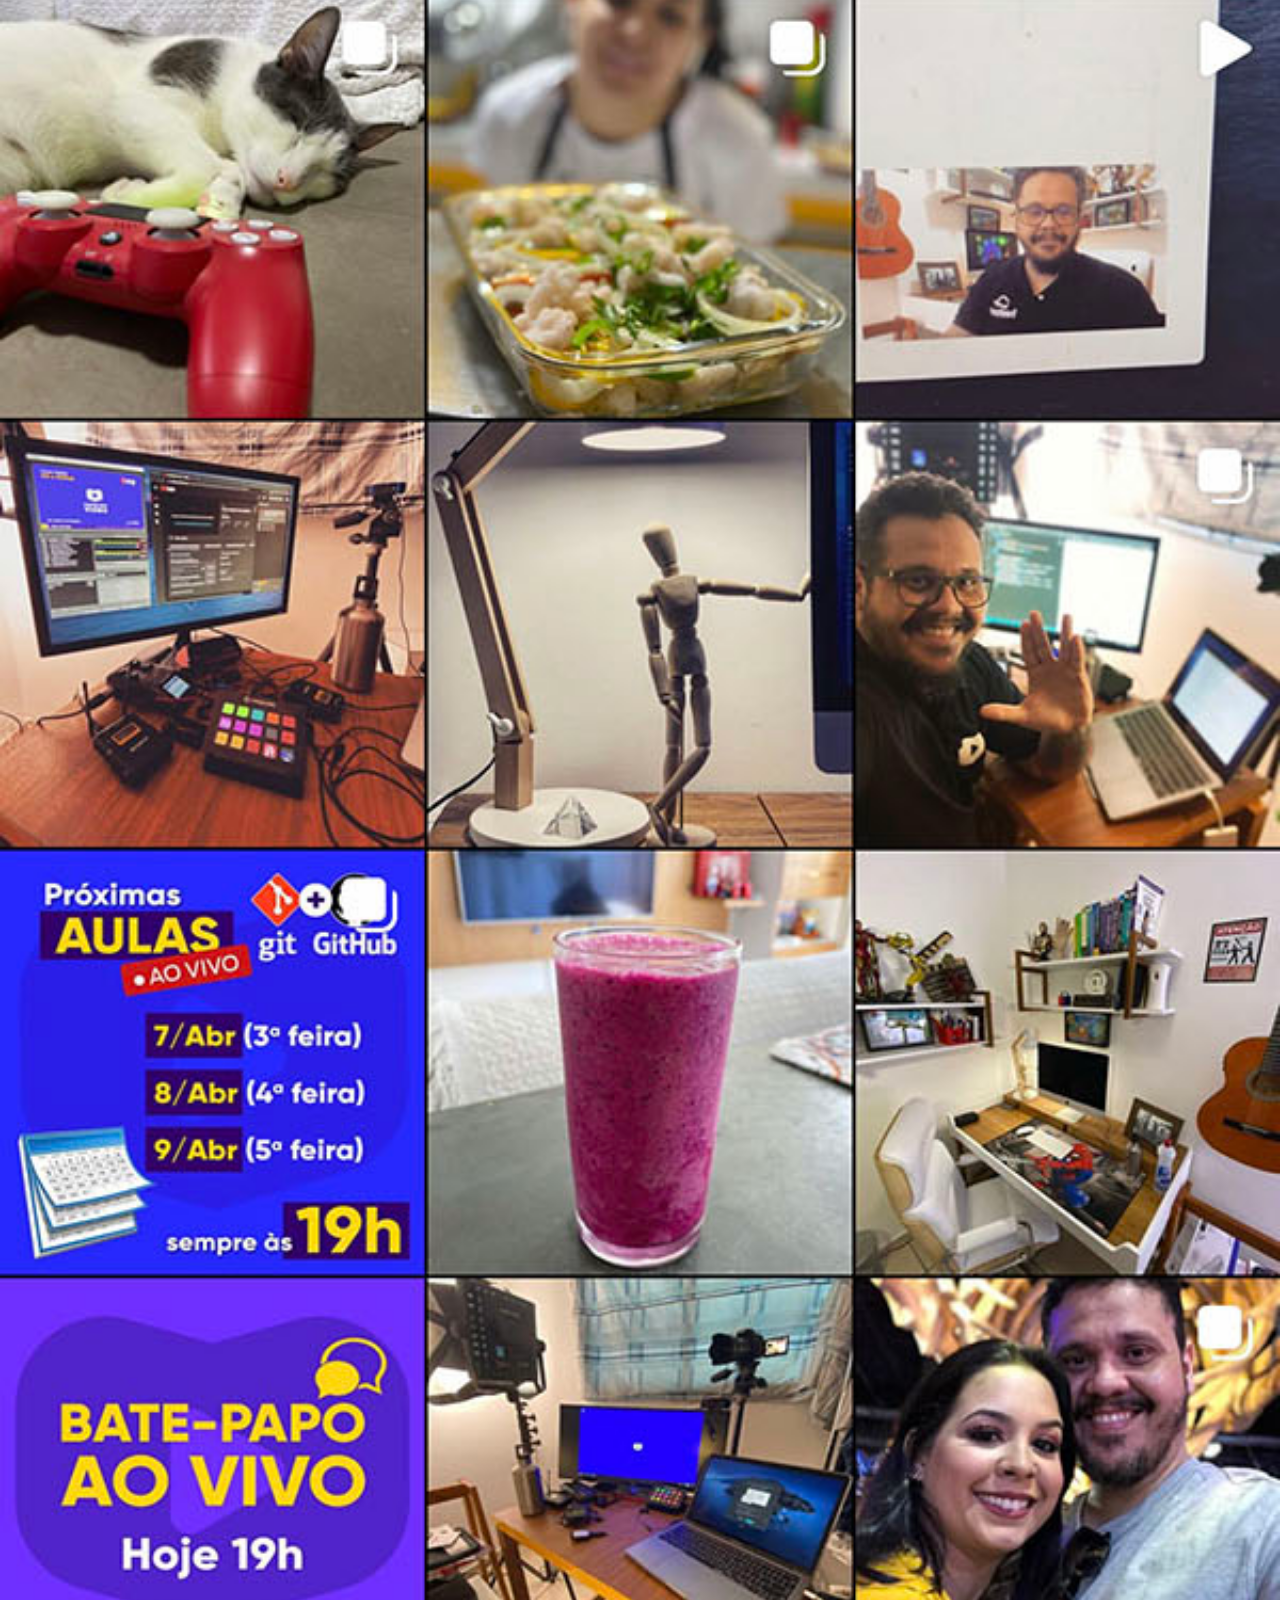
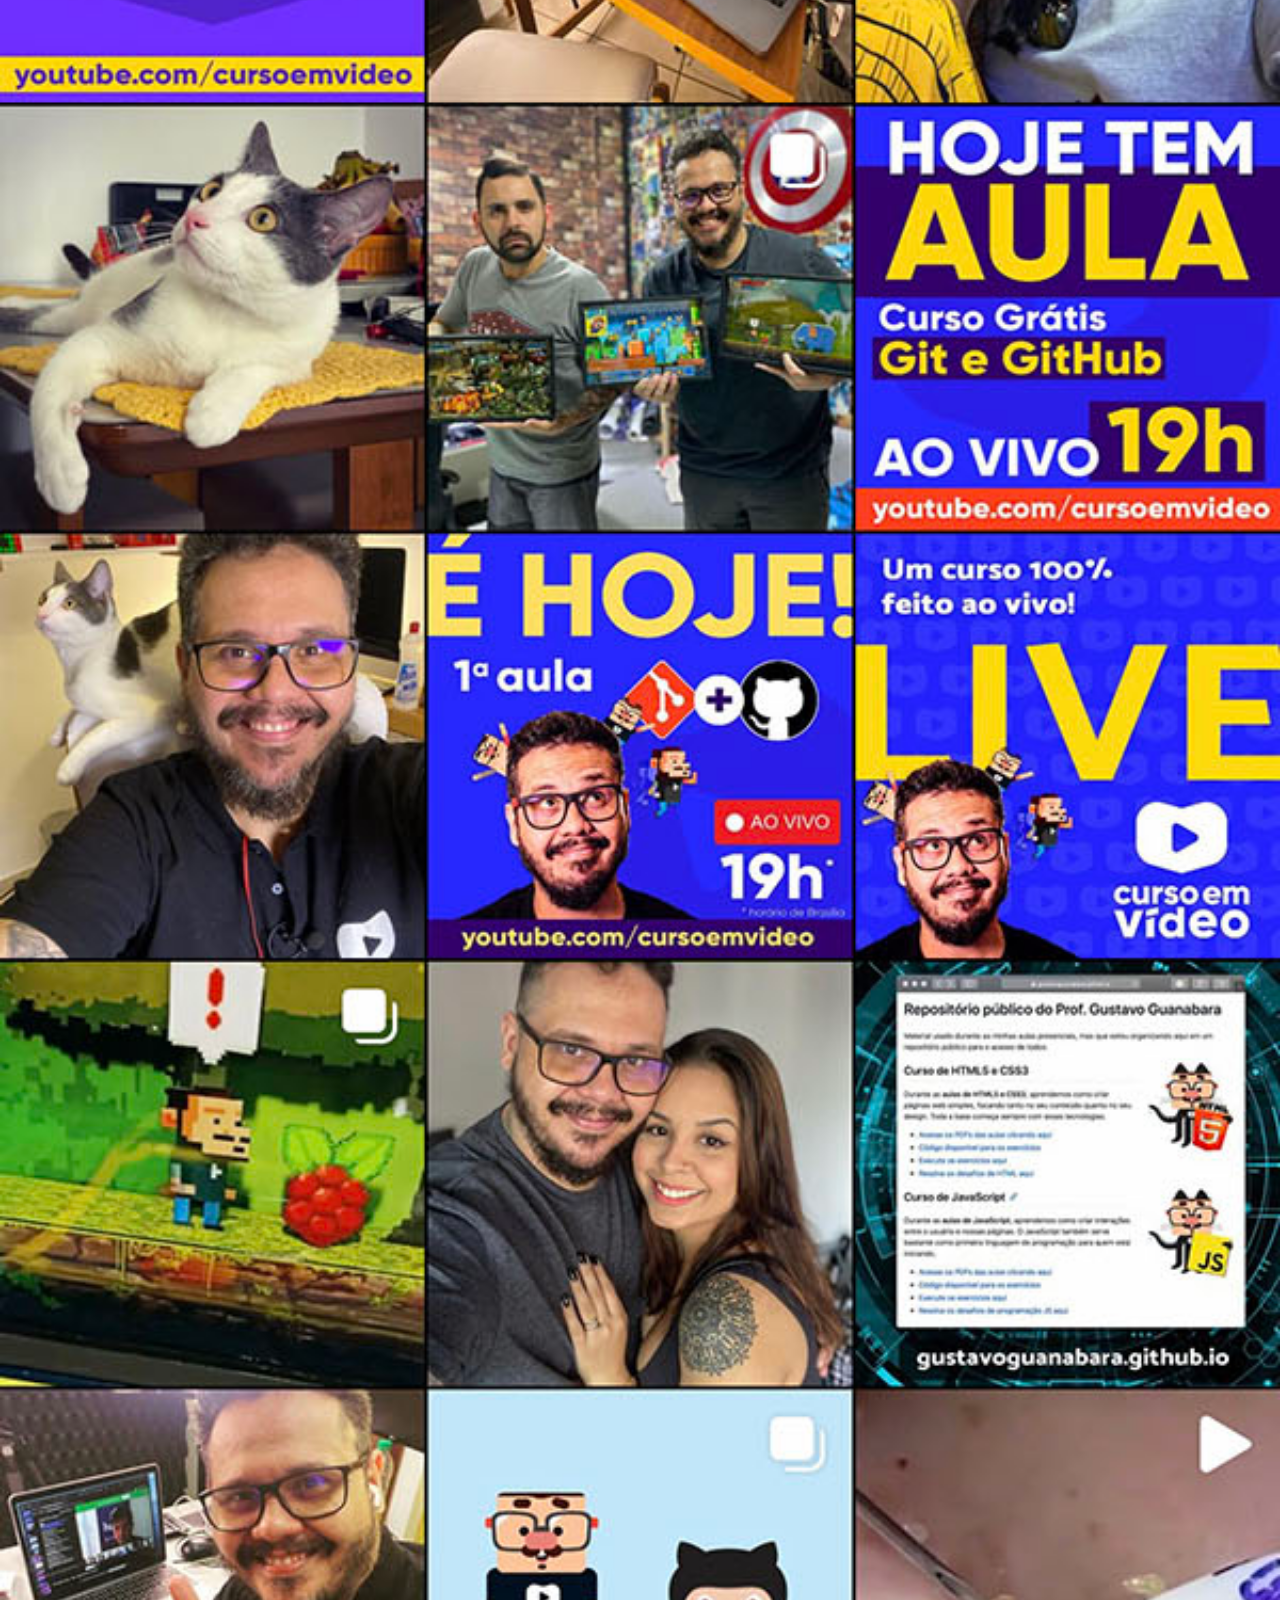
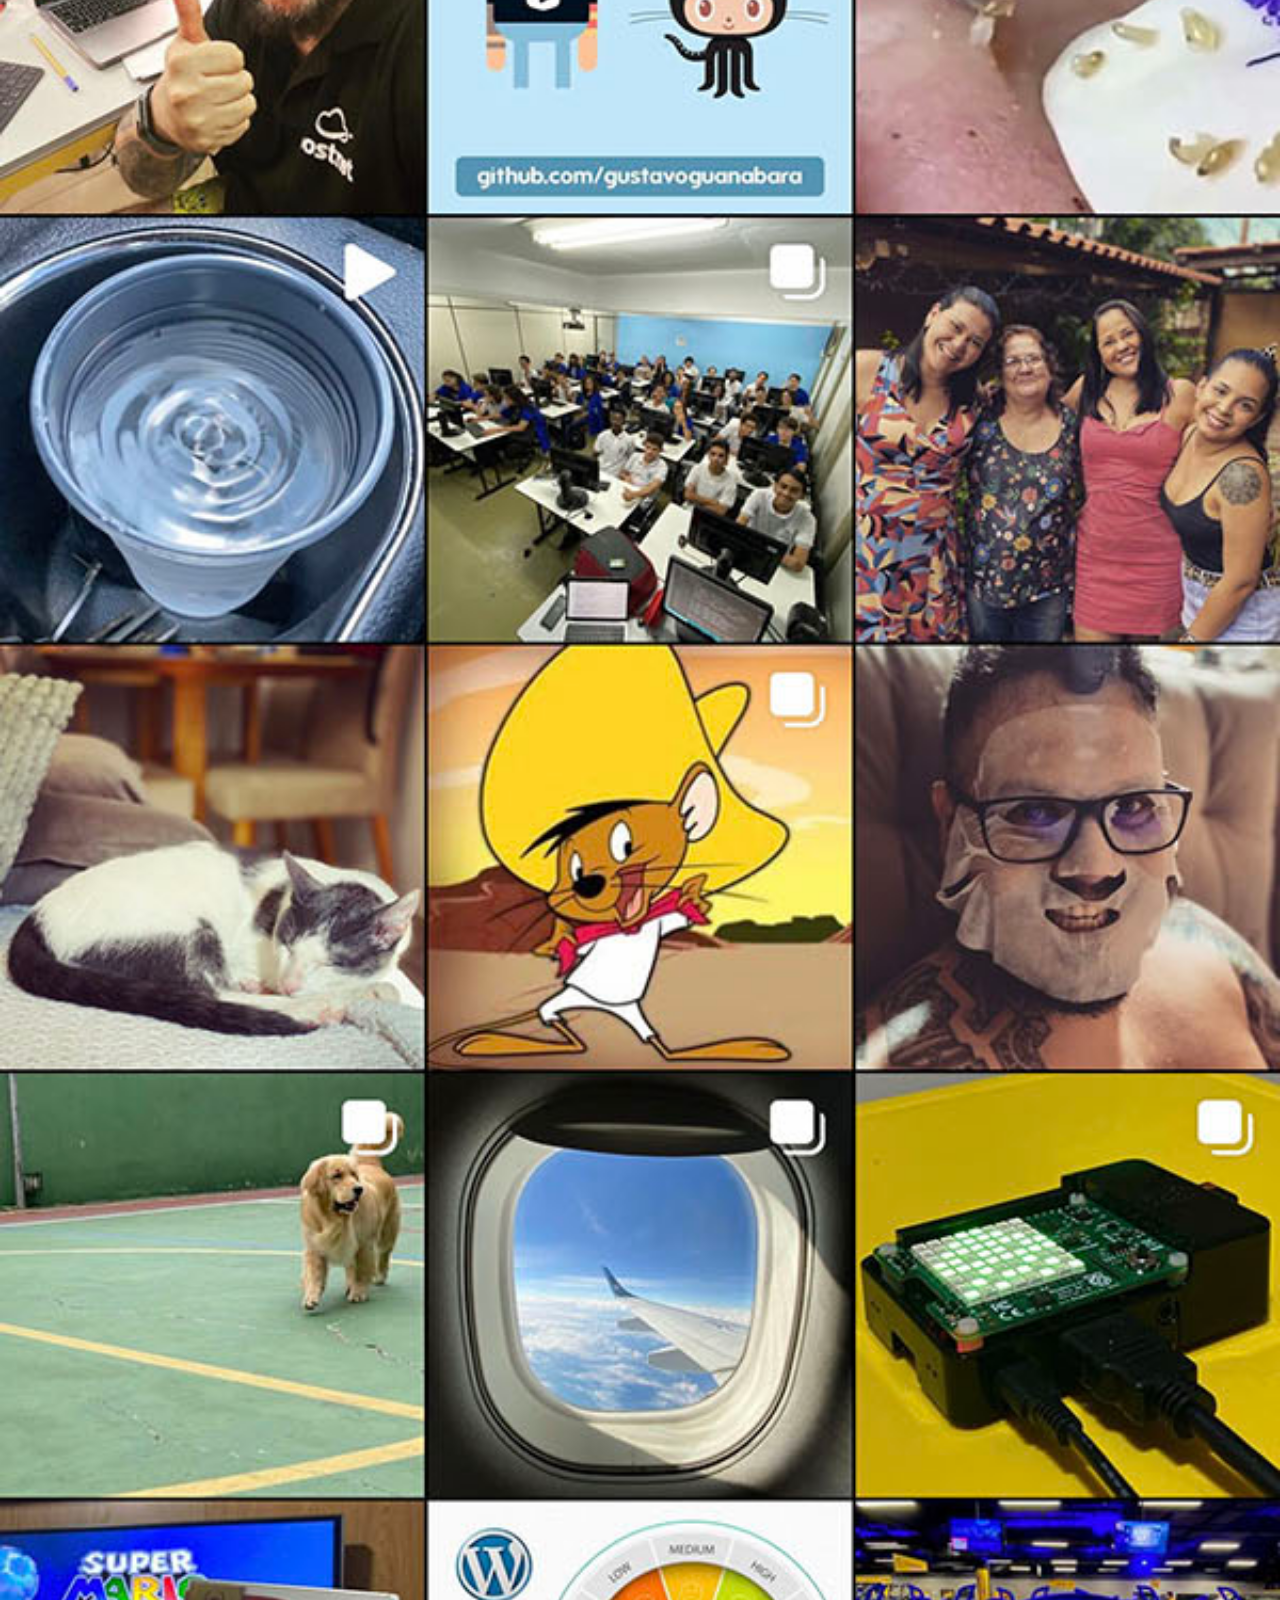
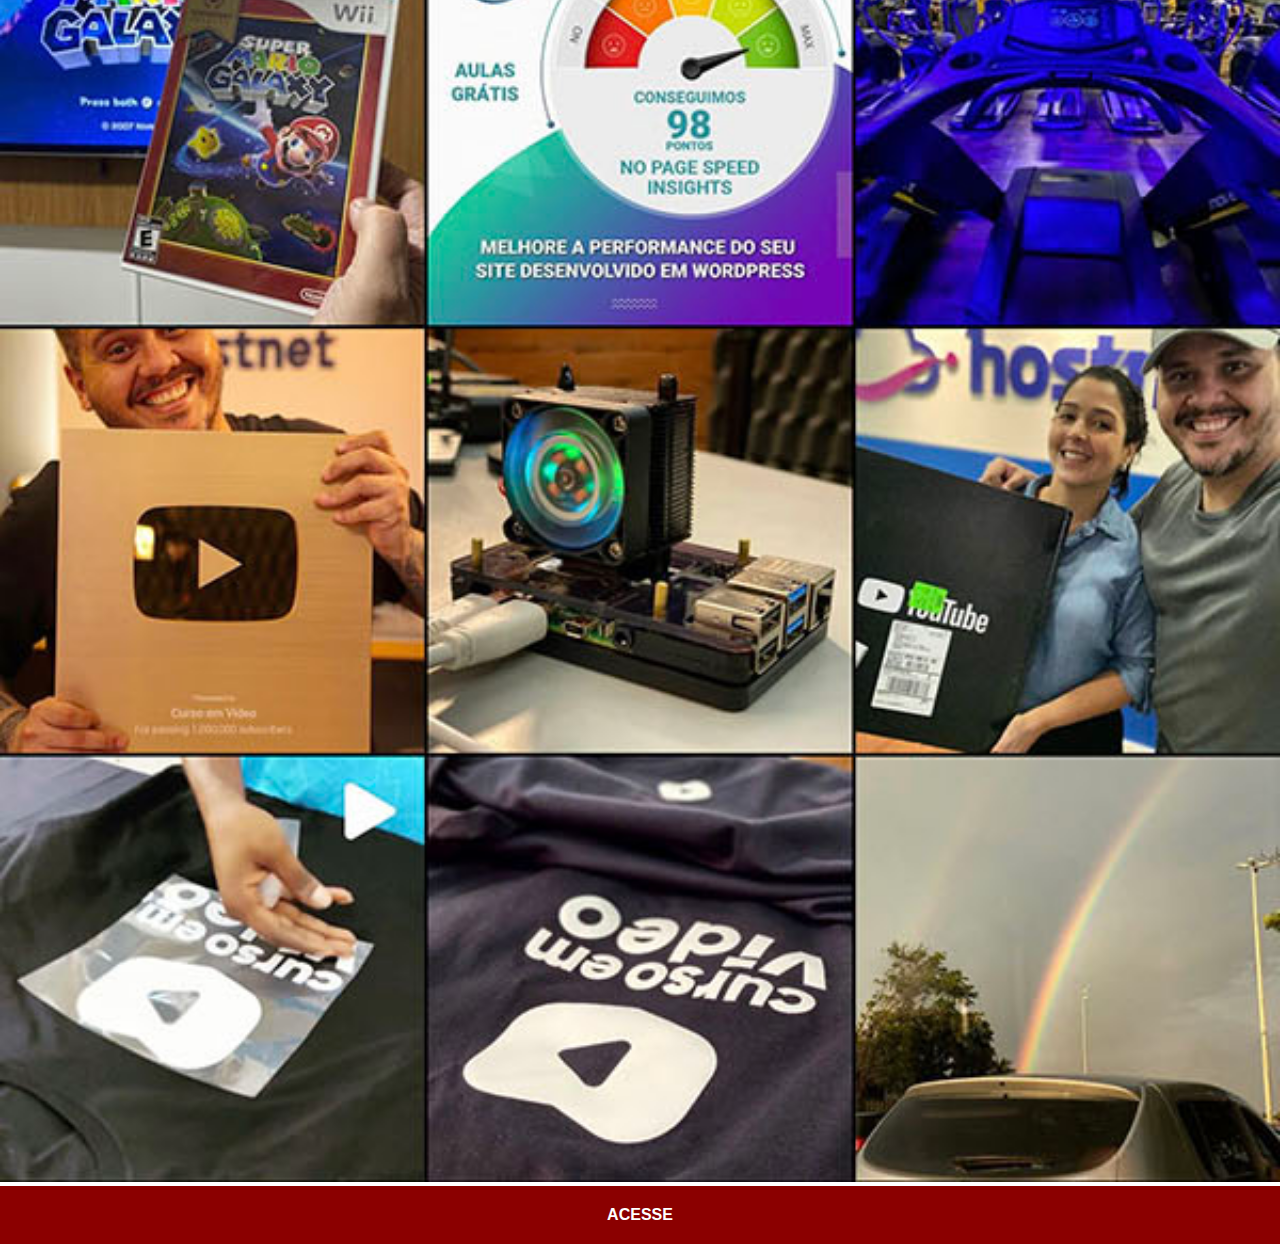
<file: instagram.html>
<!DOCTYPE html>
<html lang="pt_br">
<head>
    <meta charset="UTF-8">
    <meta http-equiv="X-UA-Compatible" content="IE=edge">
    <meta name="viewport" content="width=device-width, initial-scale=1.0">
    <title>Instagram</title>
    <link rel="stylesheet" href="estilos/social.css">
</head>
<body>
    <img src="imagens/tela-instagram.jpg" alt="instagram">
    <a href="https://www.instagram.com/gustavoguanabara/" target="_blank">ACESSE</a>
</body>
</html>
</file>
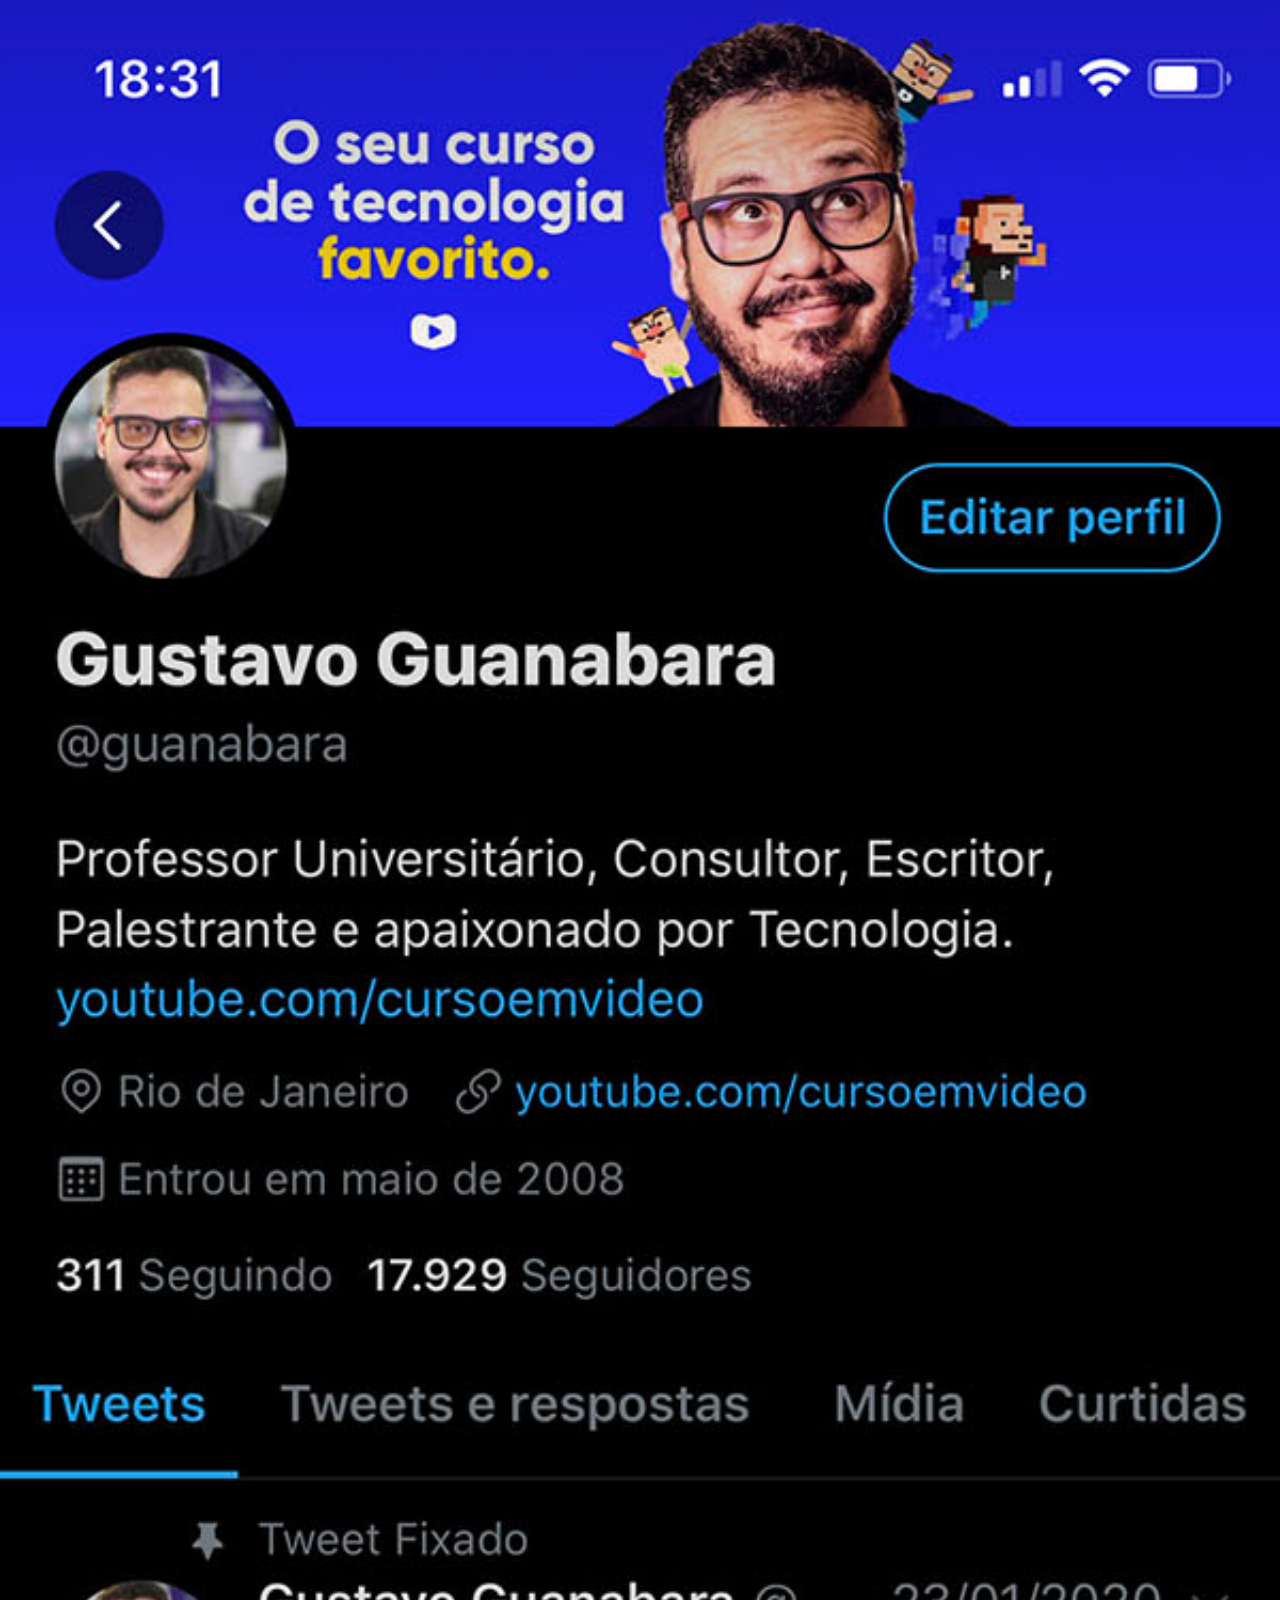
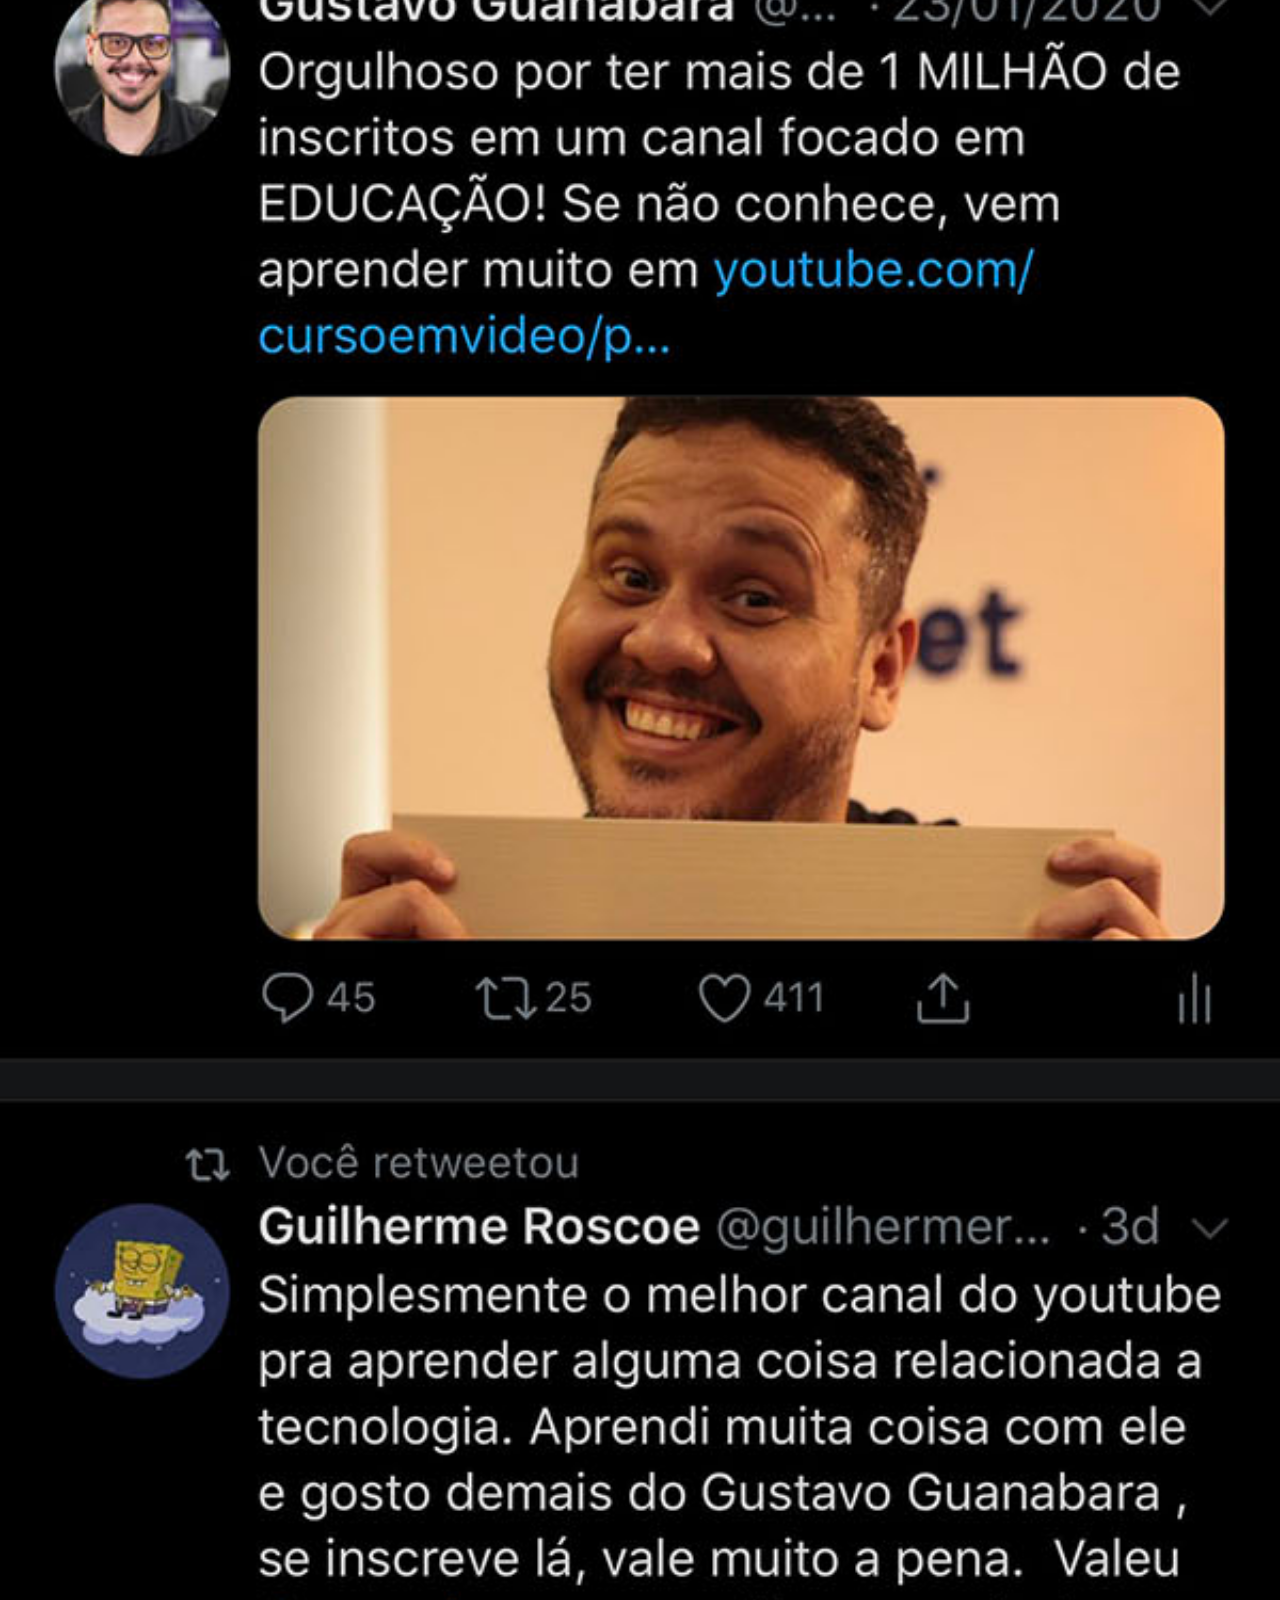
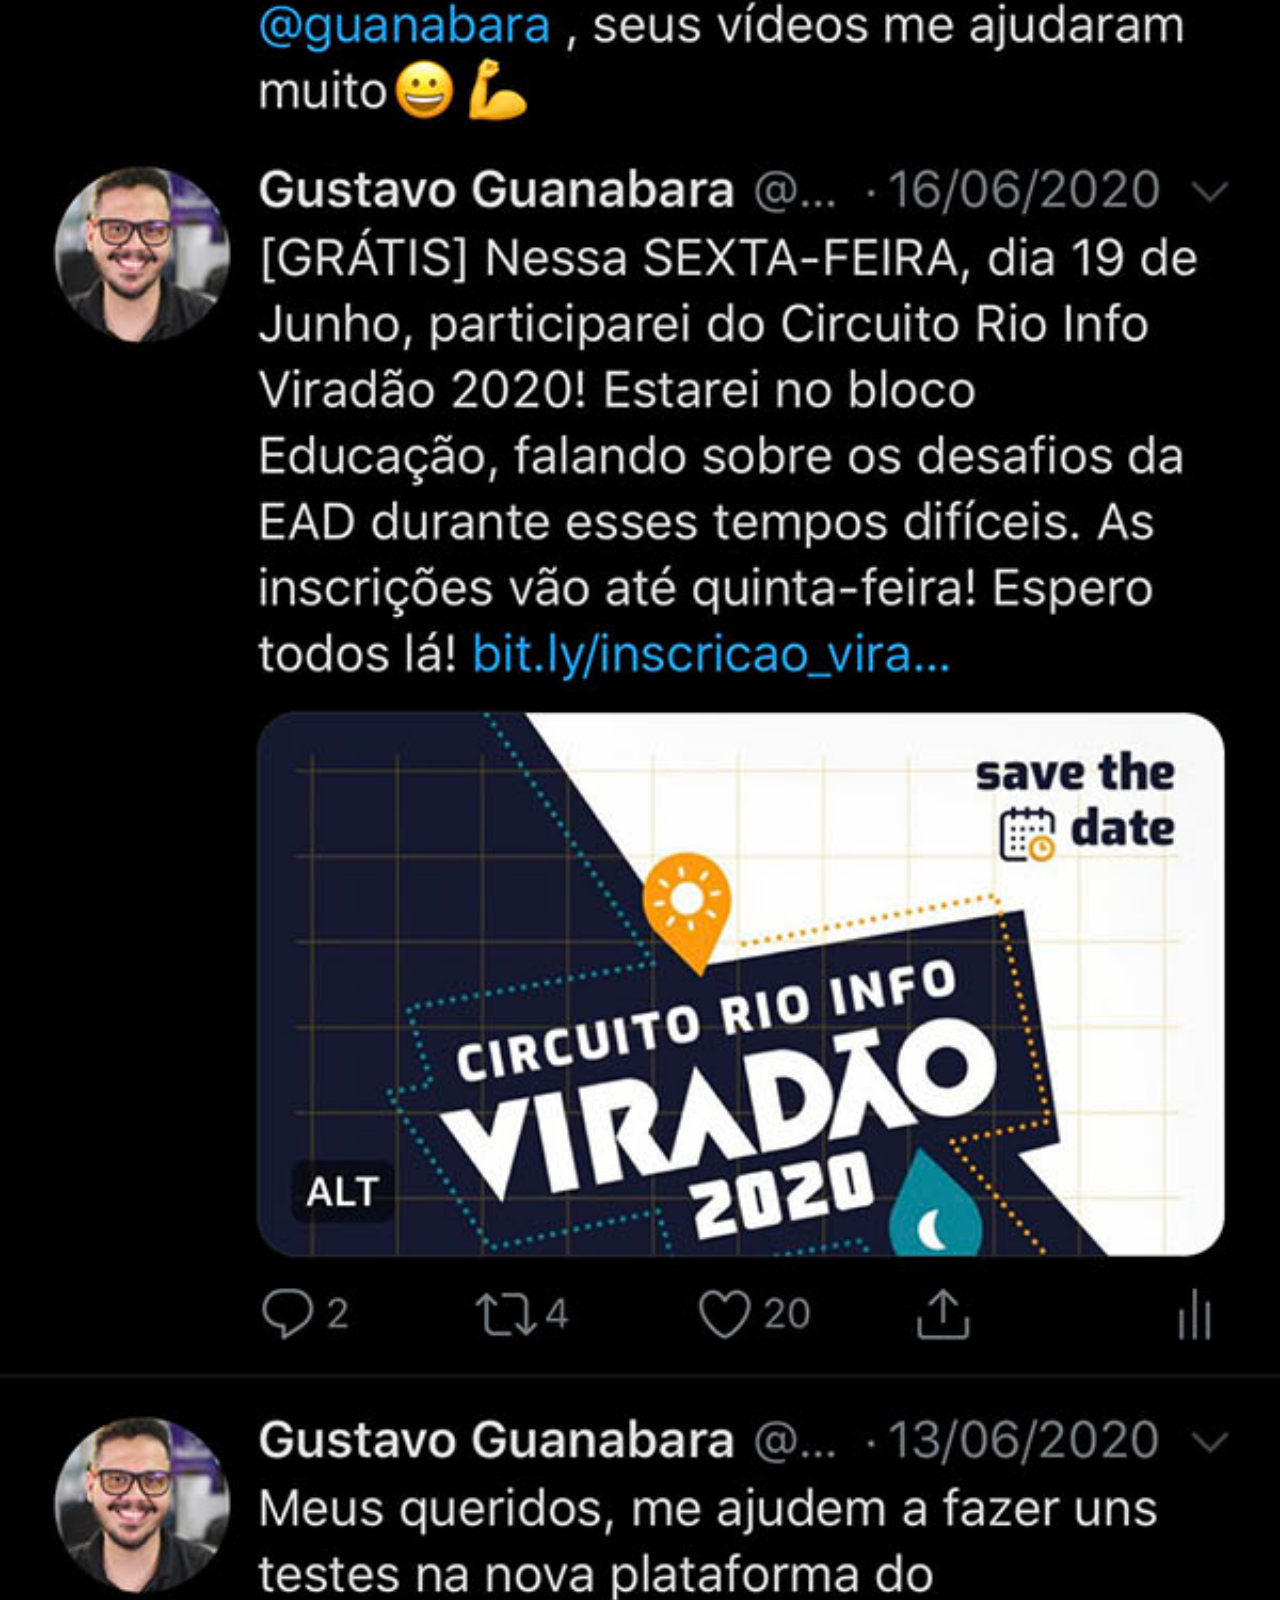
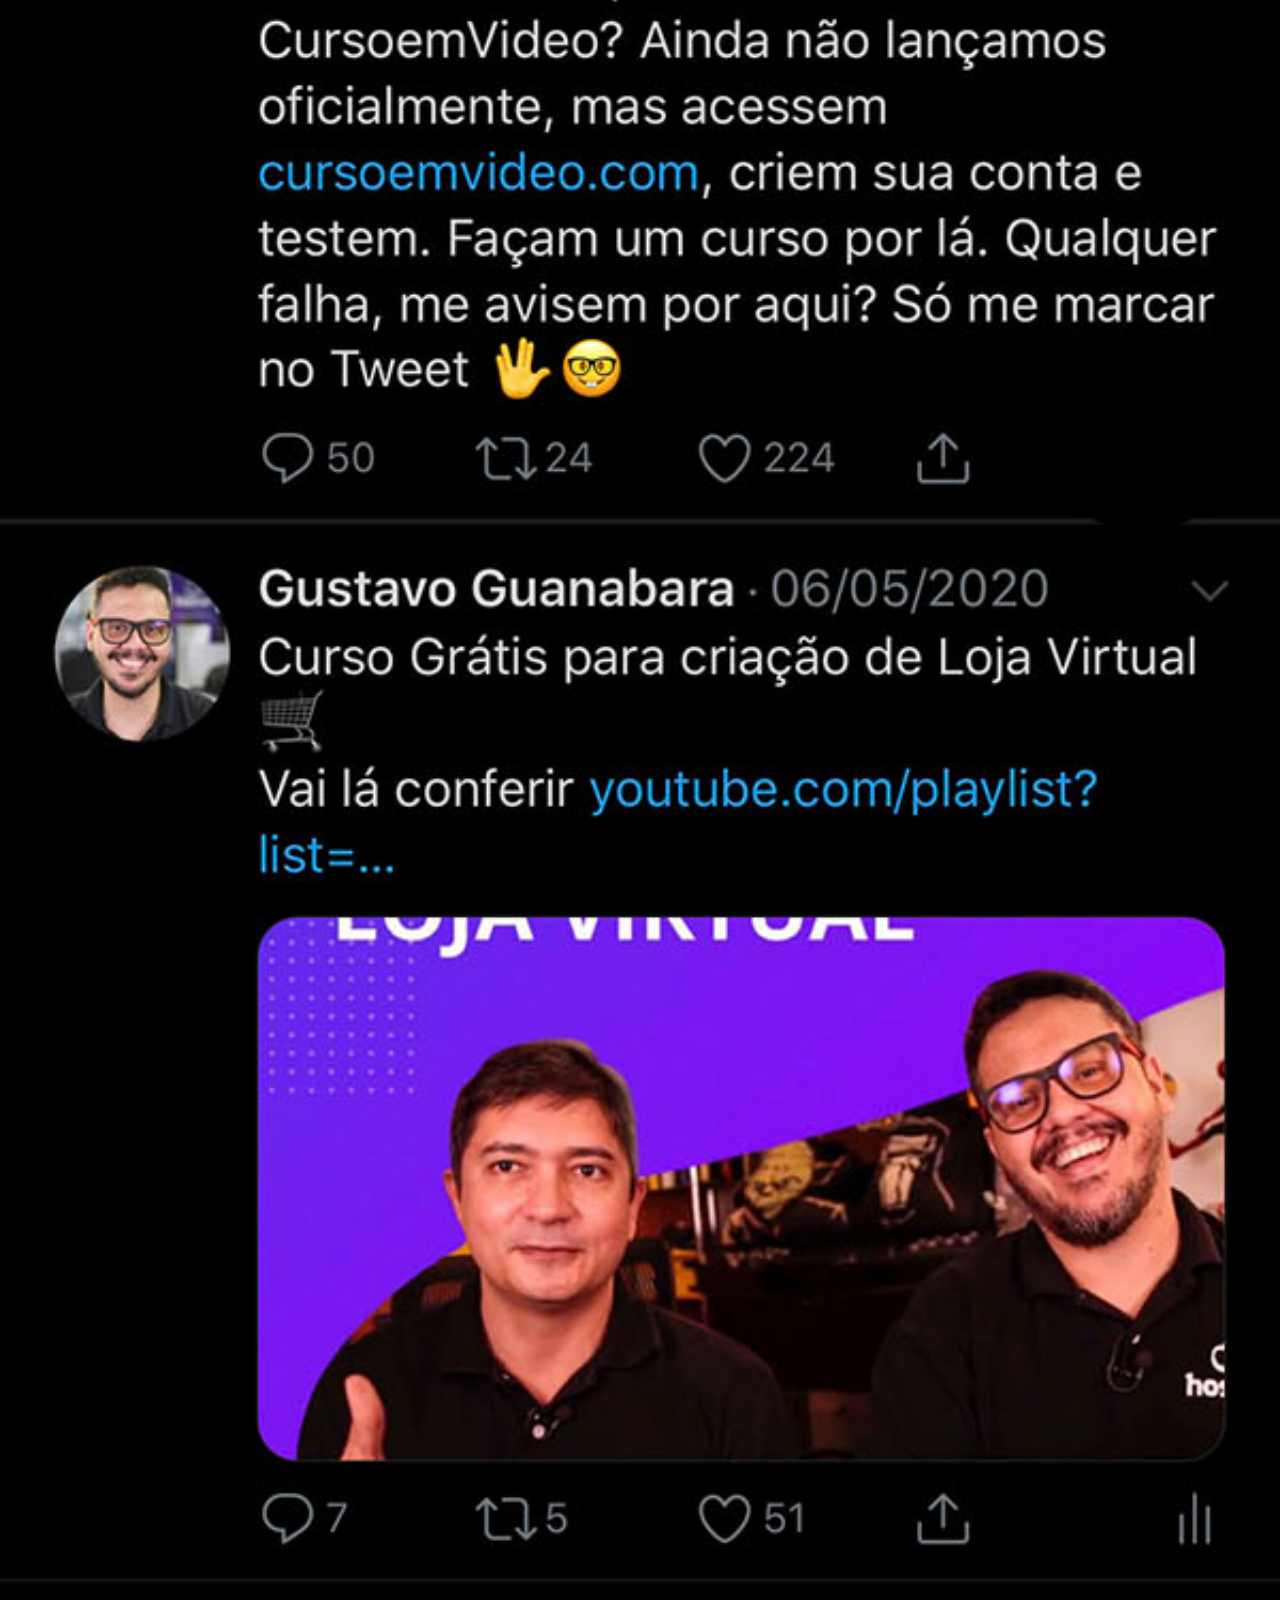
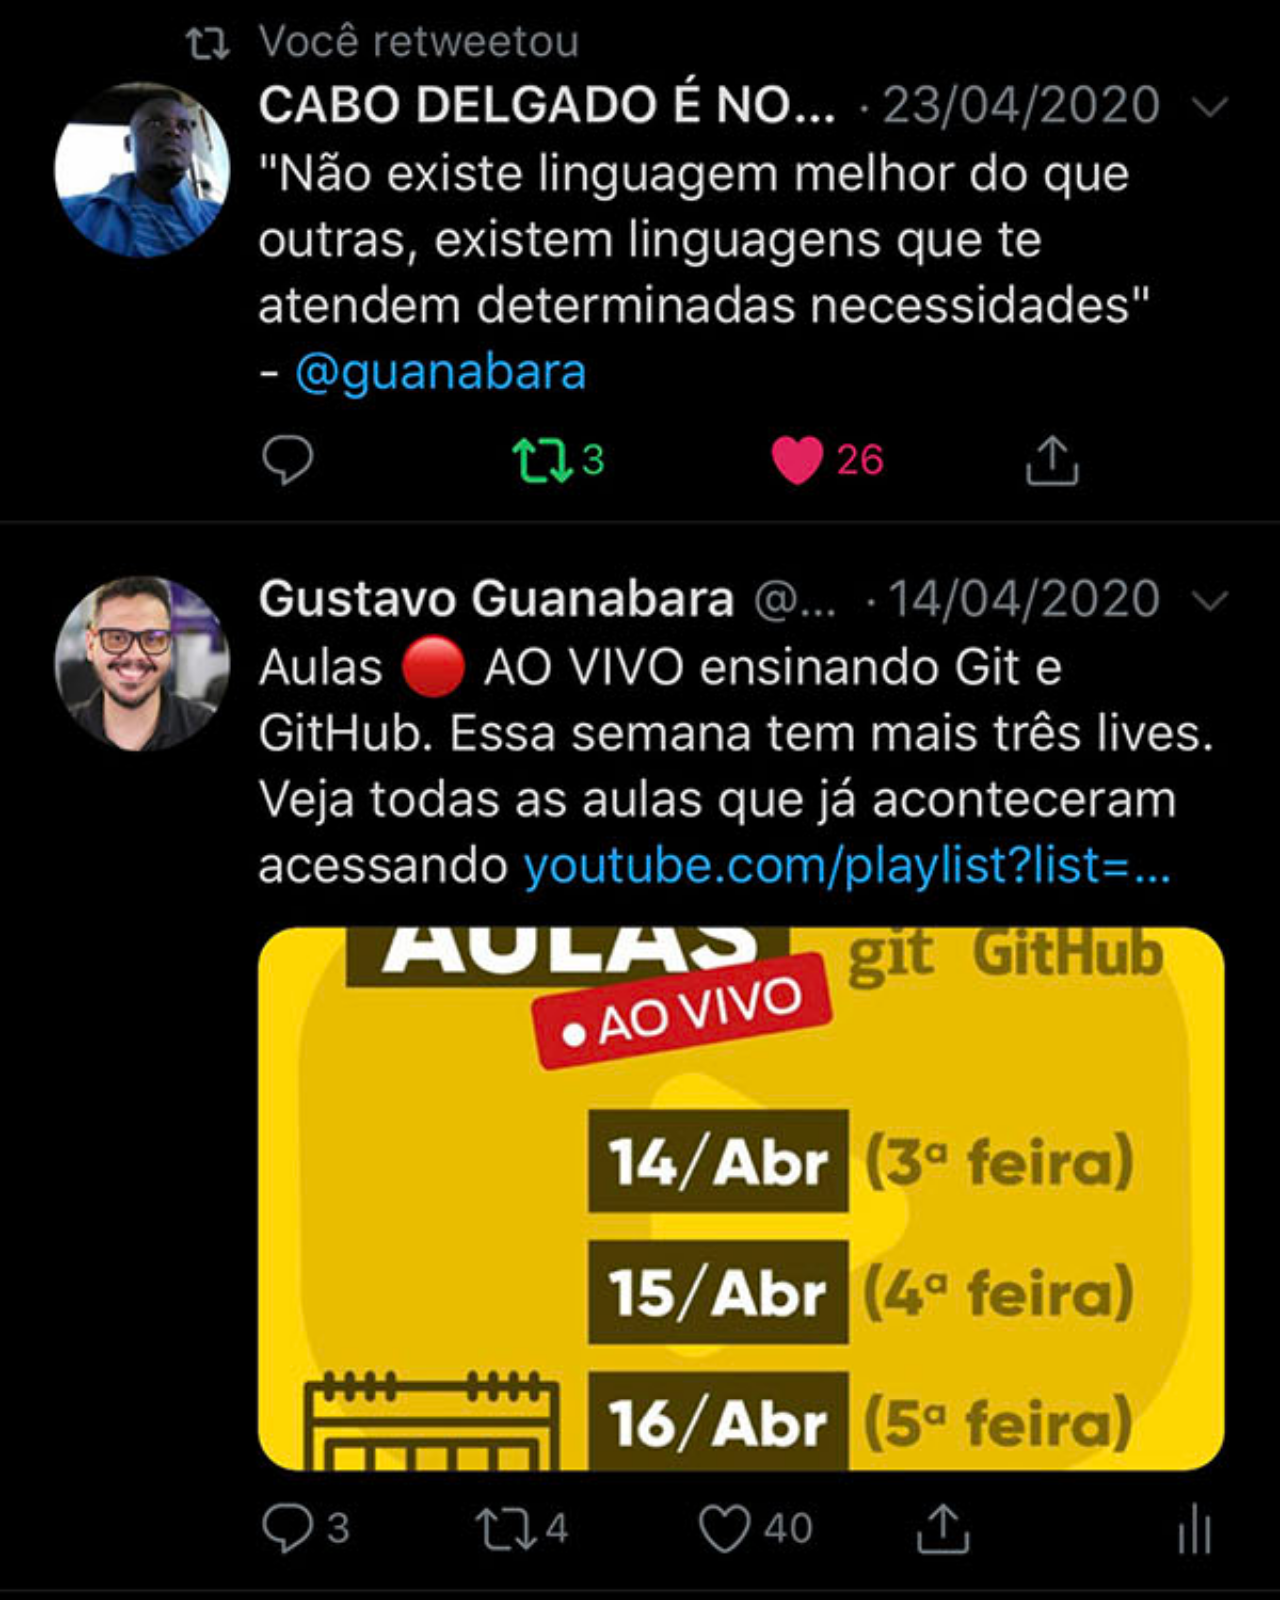
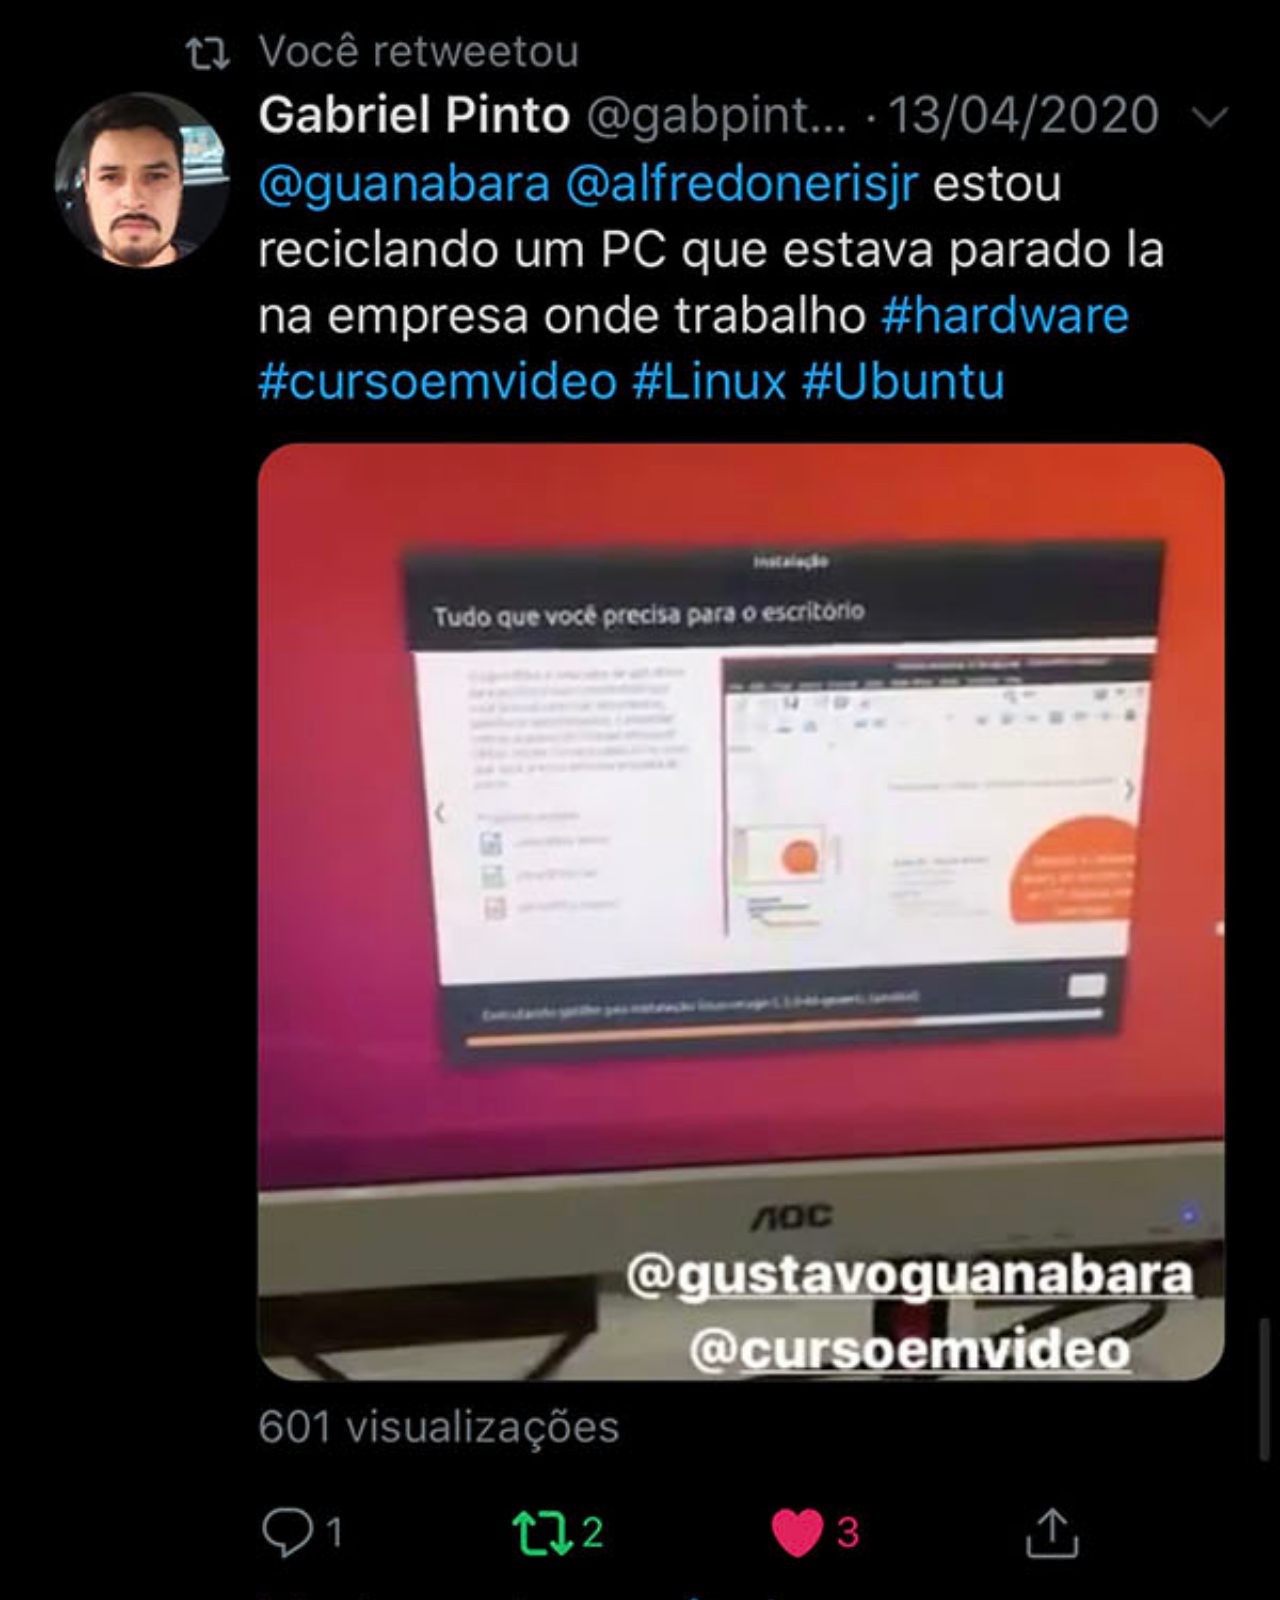
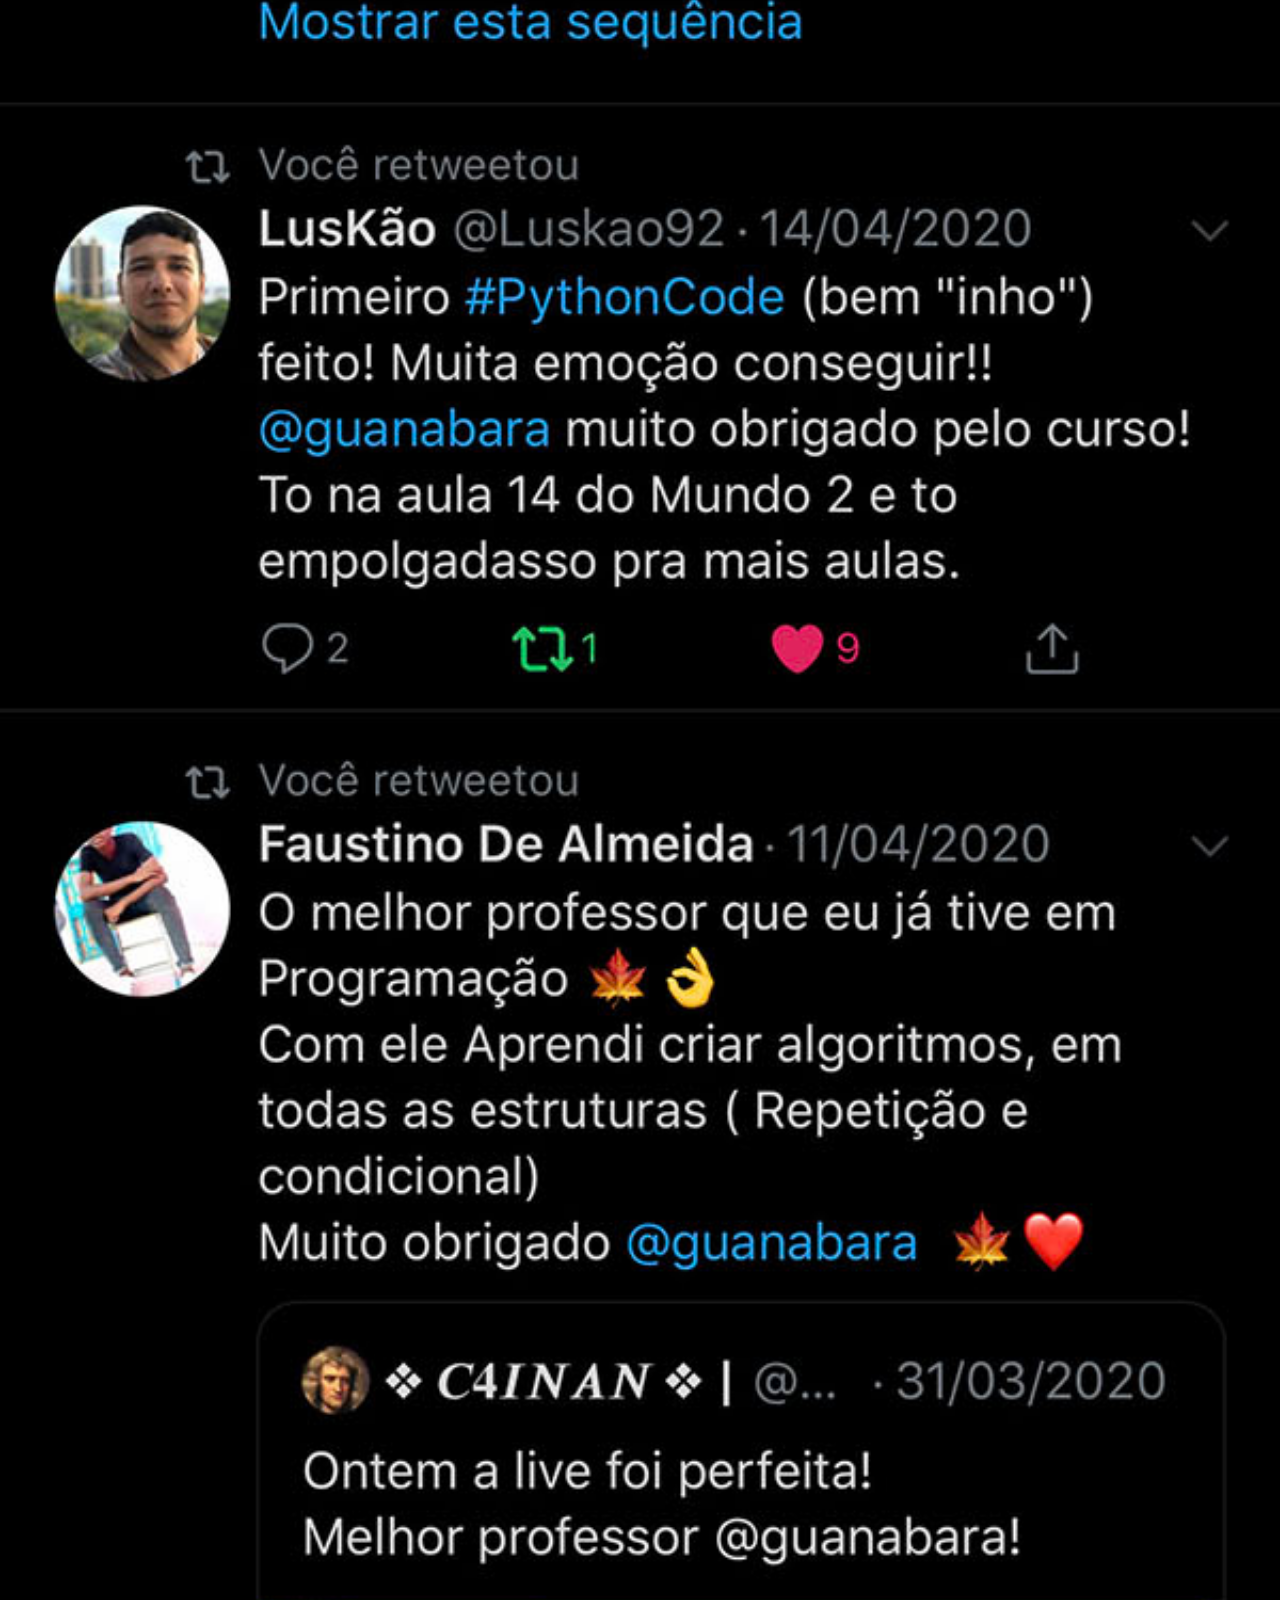
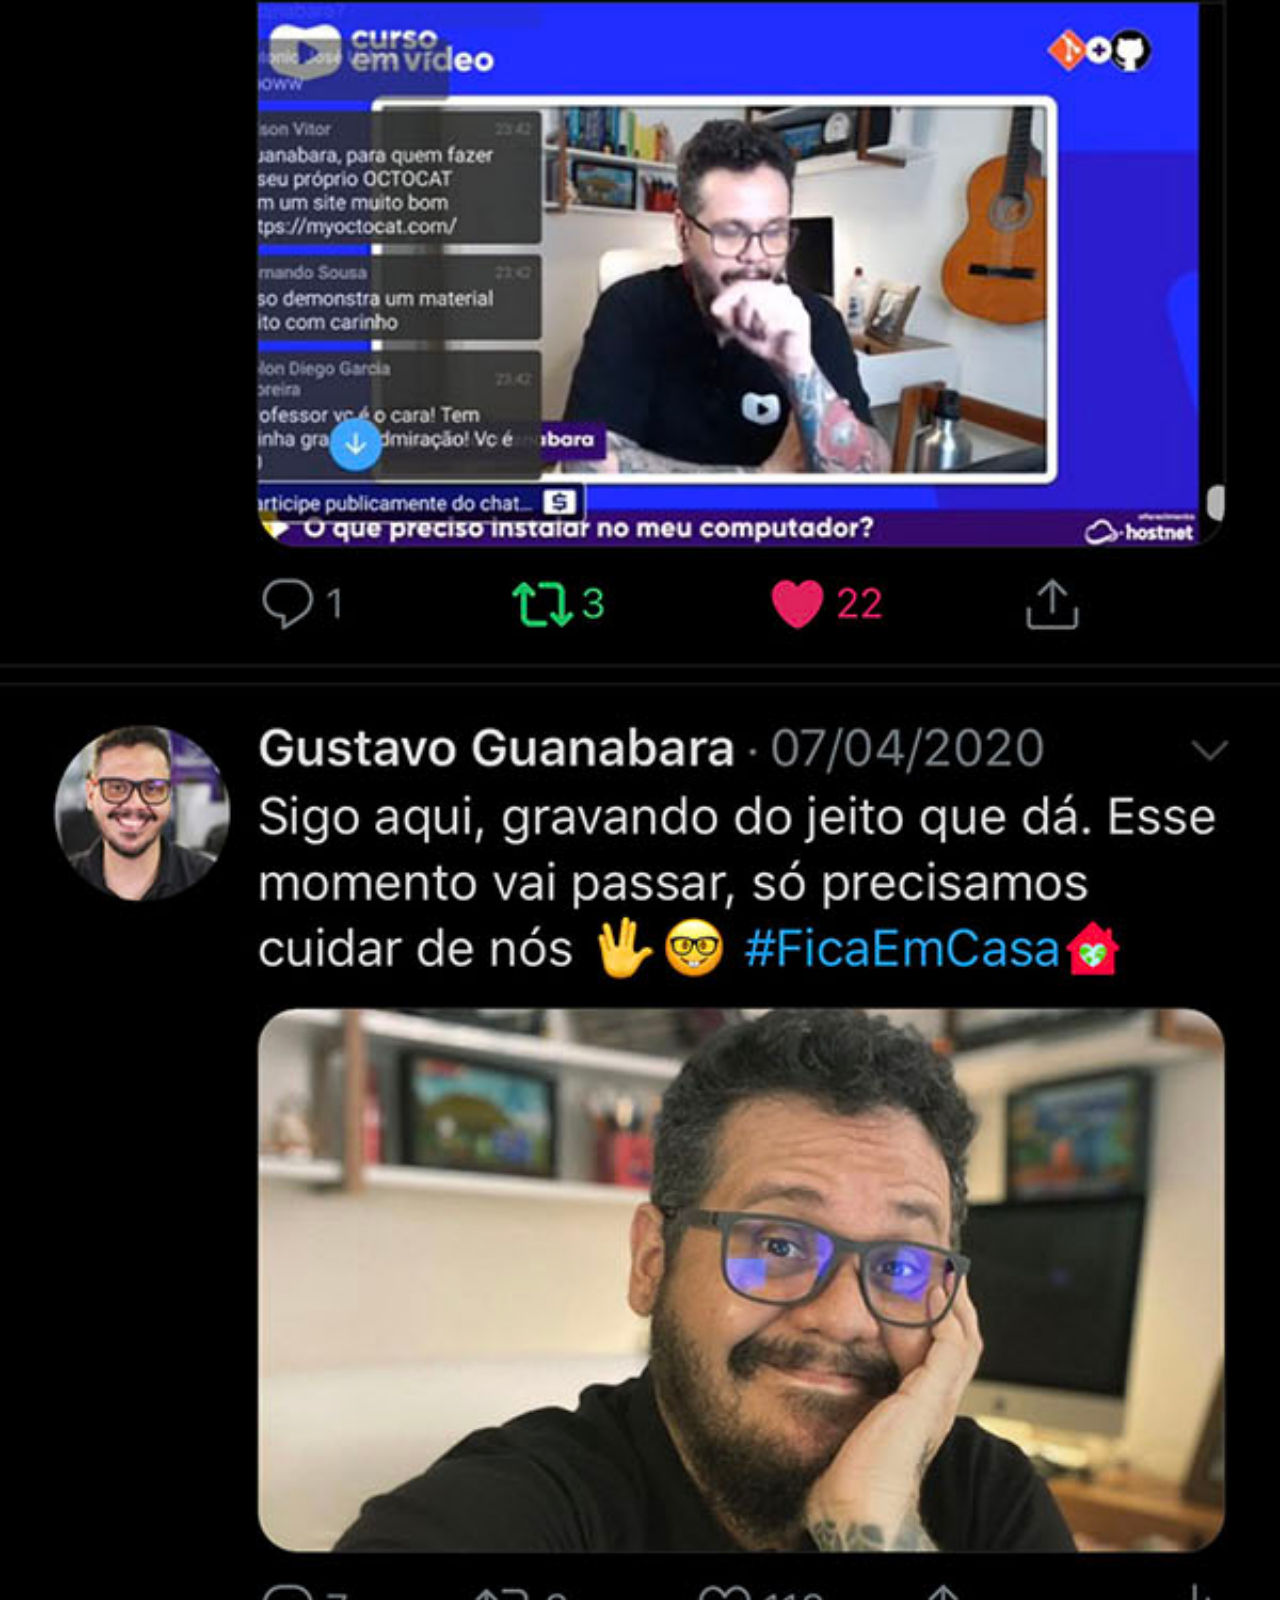
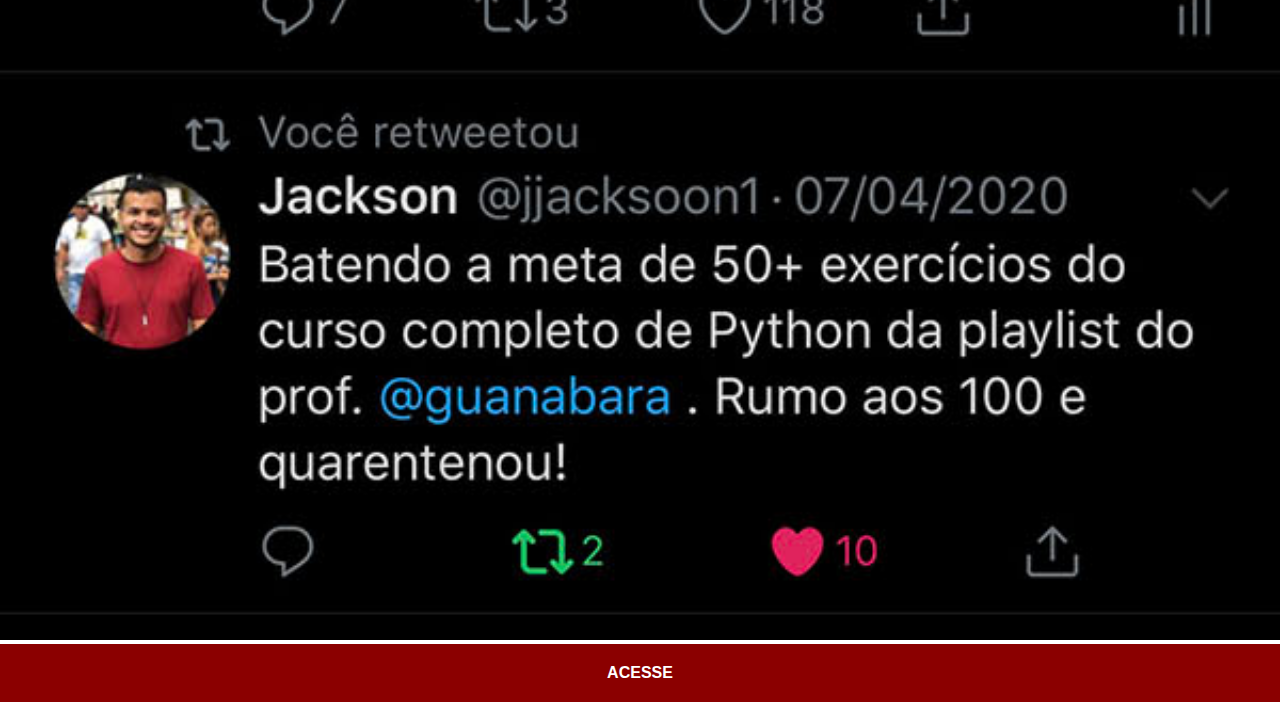
<file: twitter.html>
<!DOCTYPE html>
<html lang="pt-br">
<head>
    <meta charset="UTF-8">
    <meta http-equiv="X-UA-Compatible" content="IE=edge">
    <meta name="viewport" content="width=device-width, initial-scale=1.0">
    <title>Twitter</title>
    <link rel="stylesheet" href="estilos/social.css">
</head>
<body>
    <img src="imagens/tela-twitter.jpg" alt="twitter">
    <a href="https://twitter.com/guanabara" target="_blank">ACESSE</a>
</body>
</html>
</file>
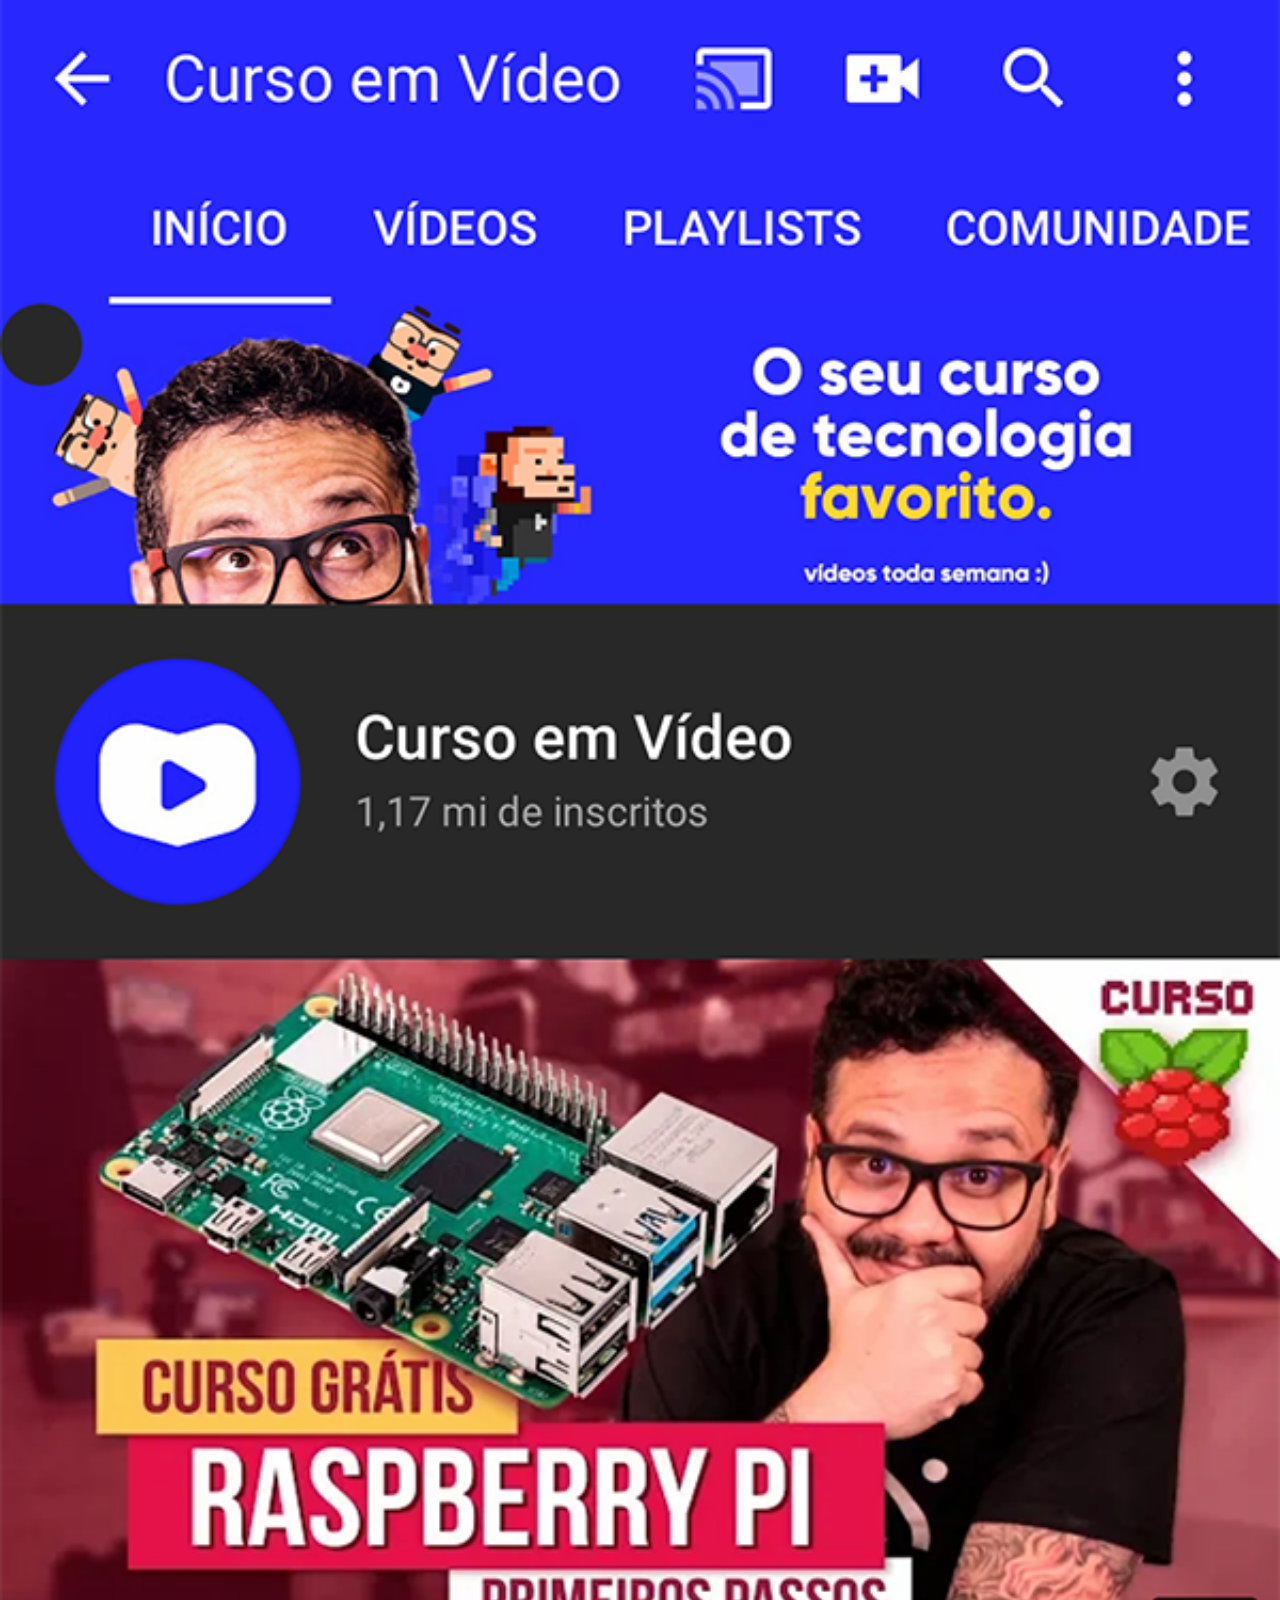
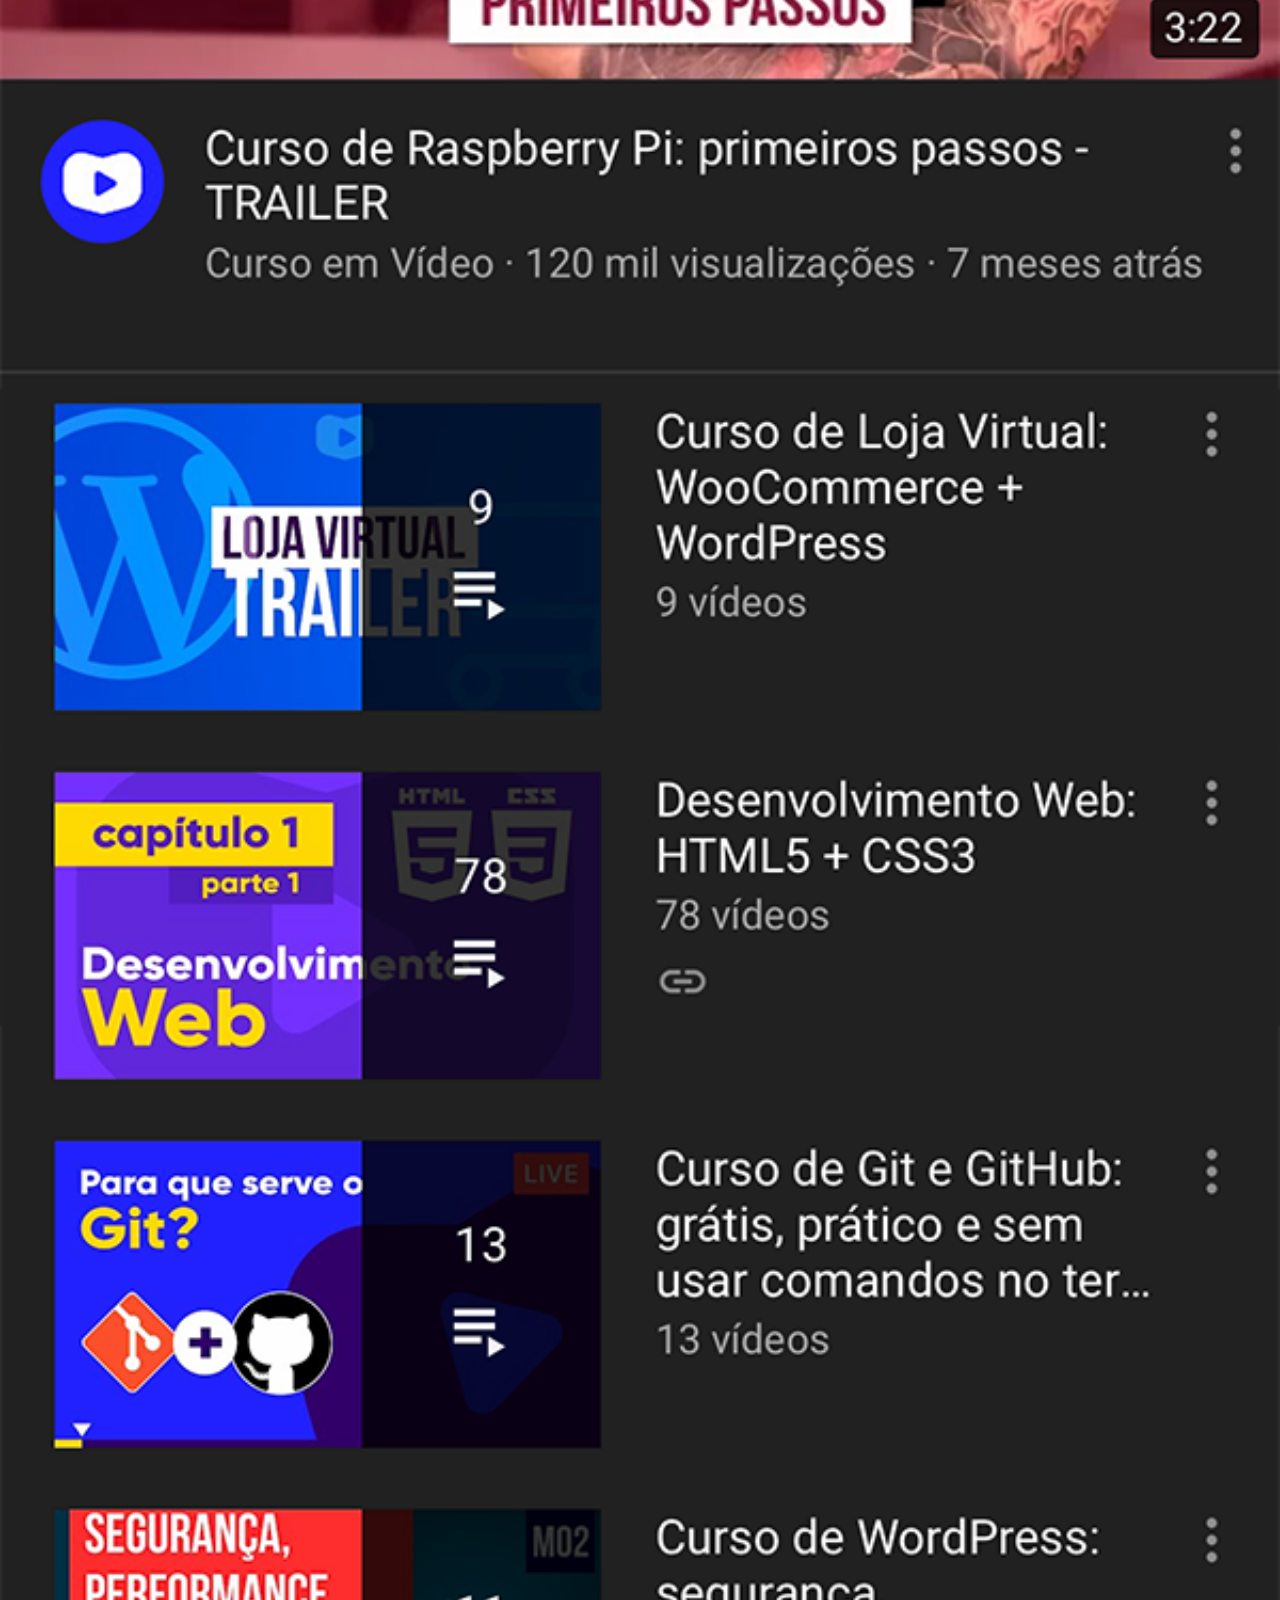
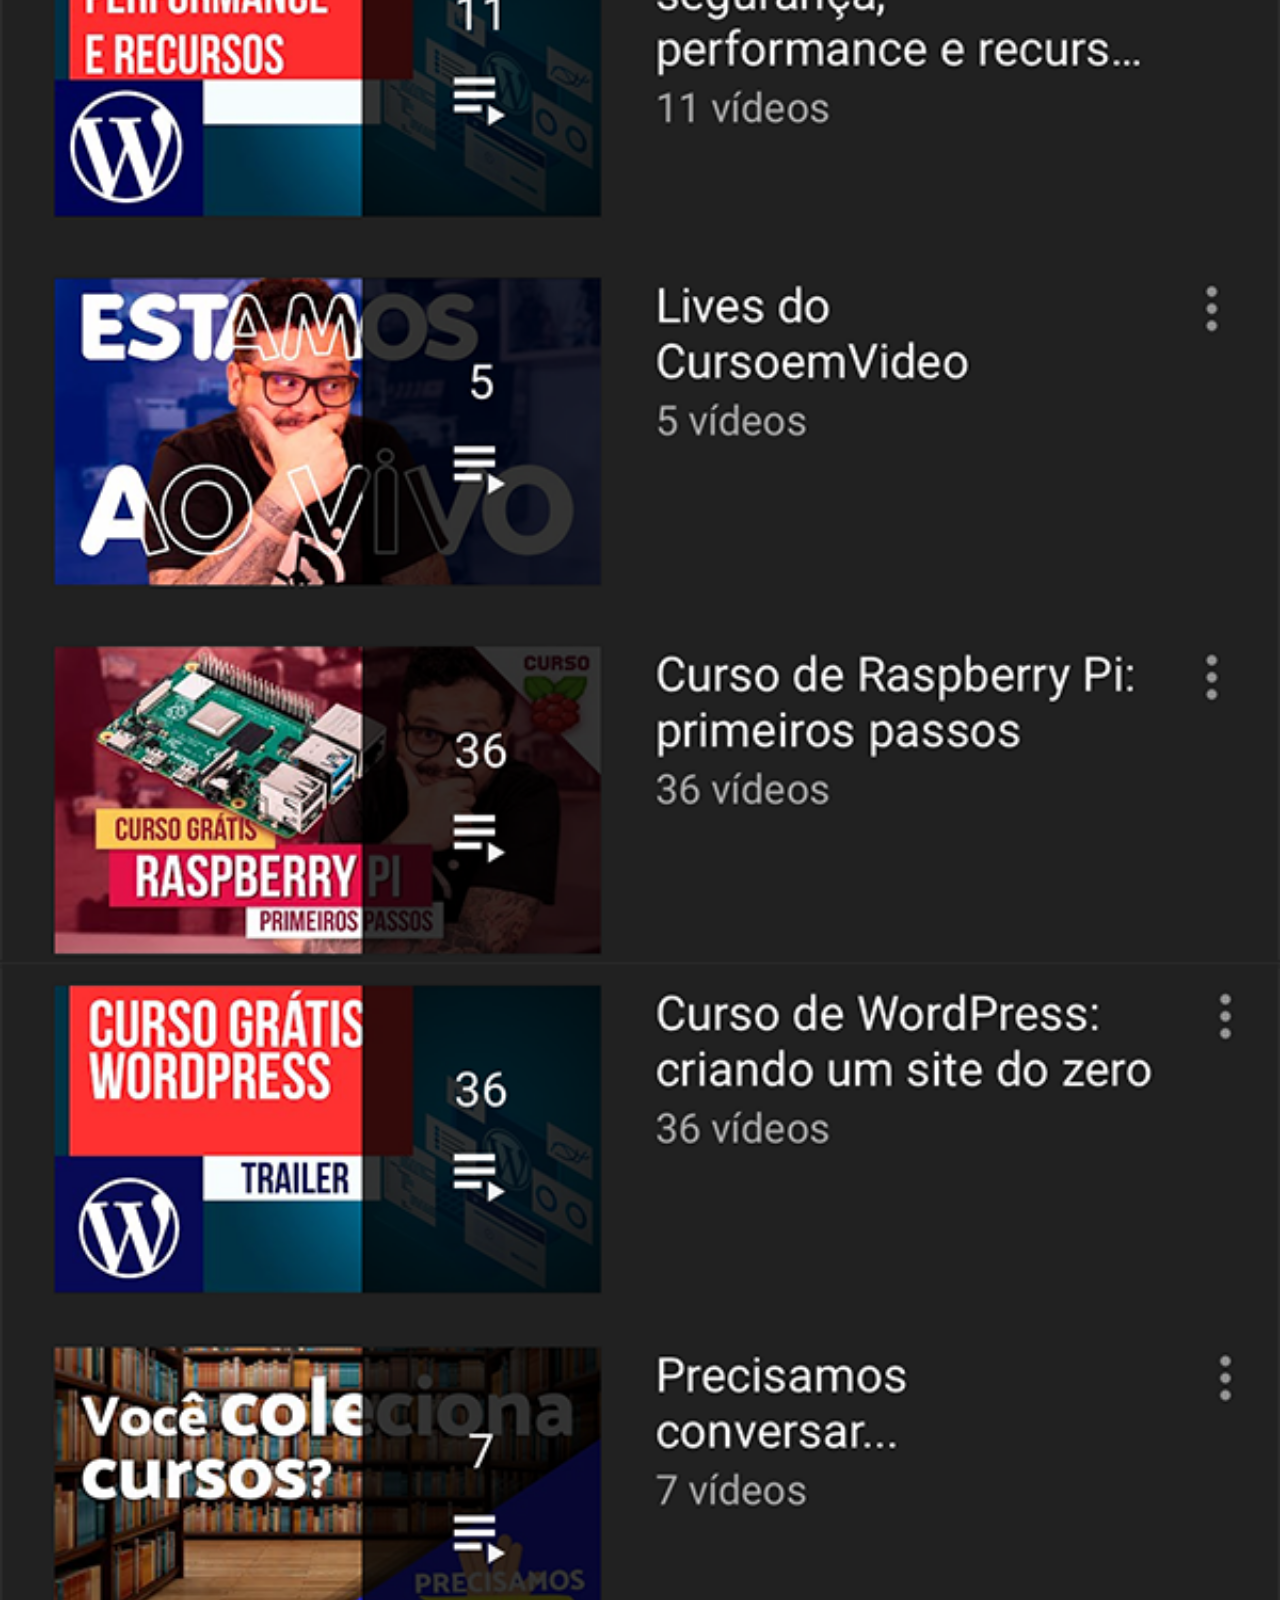
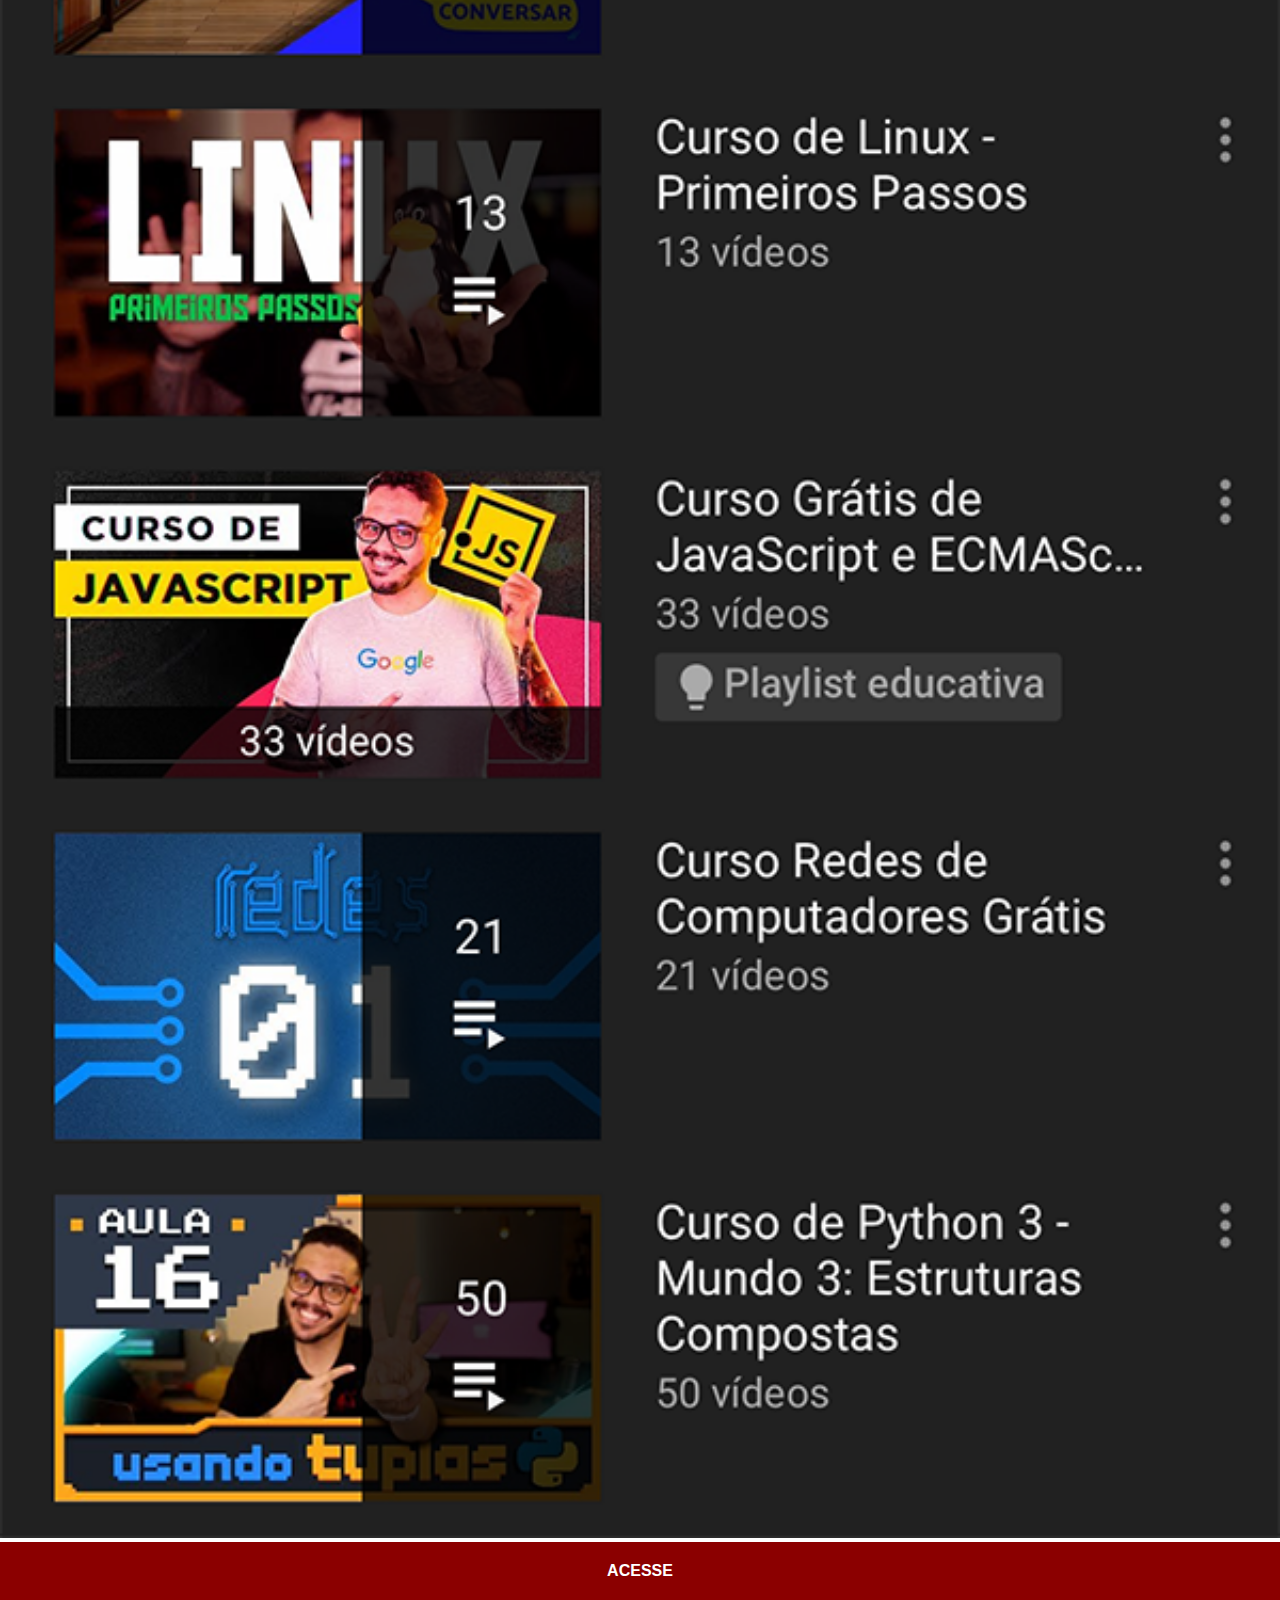
<file: youtube.html>
<!DOCTYPE html>
<html lang="pt_br">
<head>
    <meta charset="UTF-8">
    <meta http-equiv="X-UA-Compatible" content="IE=edge">
    <meta name="viewport" content="width=device-width, initial-scale=1.0">
    <title>Youtube</title>
    <link rel="stylesheet" href="estilos/social.css">
</head>
<body>
    <img src="imagens/tela-youtube.png" alt="Youtube">
    <a href="https://www.youtube.com/watch?v=ar5UB2MxraE&list=PLHz_AreHm4dkcVCk2Bn_fdVQ81Fkrh6WT&index=15" target="_blank">ACESSE</a>
</body>
</html>
</file>
<file: estilos/style.css>
@charset "UTF-8";

* {
    margin: 0px;
    padding: 0px;
    font-family: Arial, Helvetica, sans-serif;
}

html, body {
    height: 100vh;
    width: 100vw;
    background-color: black;
}

body {
    background: url('../imagens/fundo-madeira.jpg') no-repeat top center;
    background-size: cover;
    background-attachment: fixed;
}

main {
    position: relative;
    height: 100vh;
}

section#telefone {
    position: absolute;
    top: 50%;
    left: 50%;
    transform: translate(-50%, -50%);
    /*TUDO ACIMA É PARA DEIXAR A IMAGEM NO CENTRO DA TELA*/
    height: 627px;
    width: 311px;
    background: url('../imagens/frame-iphone.png') no-repeat;
}

iframe#tela {
    position: relative;
    top: 79px;
    left: 21px;
    width: 269px;
    height: 471px;
}

section#redes-sociais {
    text-align: right;
}

section#redes-sociais > a > img {
    width: 50px;
    margin: 10px;
    border-radius: 50%;
    box-shadow: 2px 2px 5px rgba(0, 0, 0, 0.400);
    box-sizing: border-box;
}

section#redes-sociais img:hover {
    border: 2px solid rgba(255, 255, 255, 0.63);
    transform: translate(-3px, -3px);
    box-shadow: 5px 5px 10px rgba(0, 0, 0, 0.61);
    transition: transform 0.3s, border .5s;
}
</file>
<file: estilos/social.css>
@charset "UTF-8";


 * {
    margin: 0px;
    padding: 0px;
    font-family: Arial, Helvetica, sans-serif;
}

::-webkit-scrollbar { /*TIRAR A BARRA DE ROLAGEM E DE LARGURA*/
    width: 0px;
    height: 0px;
}

img {
    width: 100vw;
}

a {
    display: block;
    background-color: darkred;
    color: white;
    padding: 20px;
    text-align: center;
    font-weight: bolder;
    text-decoration: none;
}

a:hover {
    background-color: red;
}
</file>
